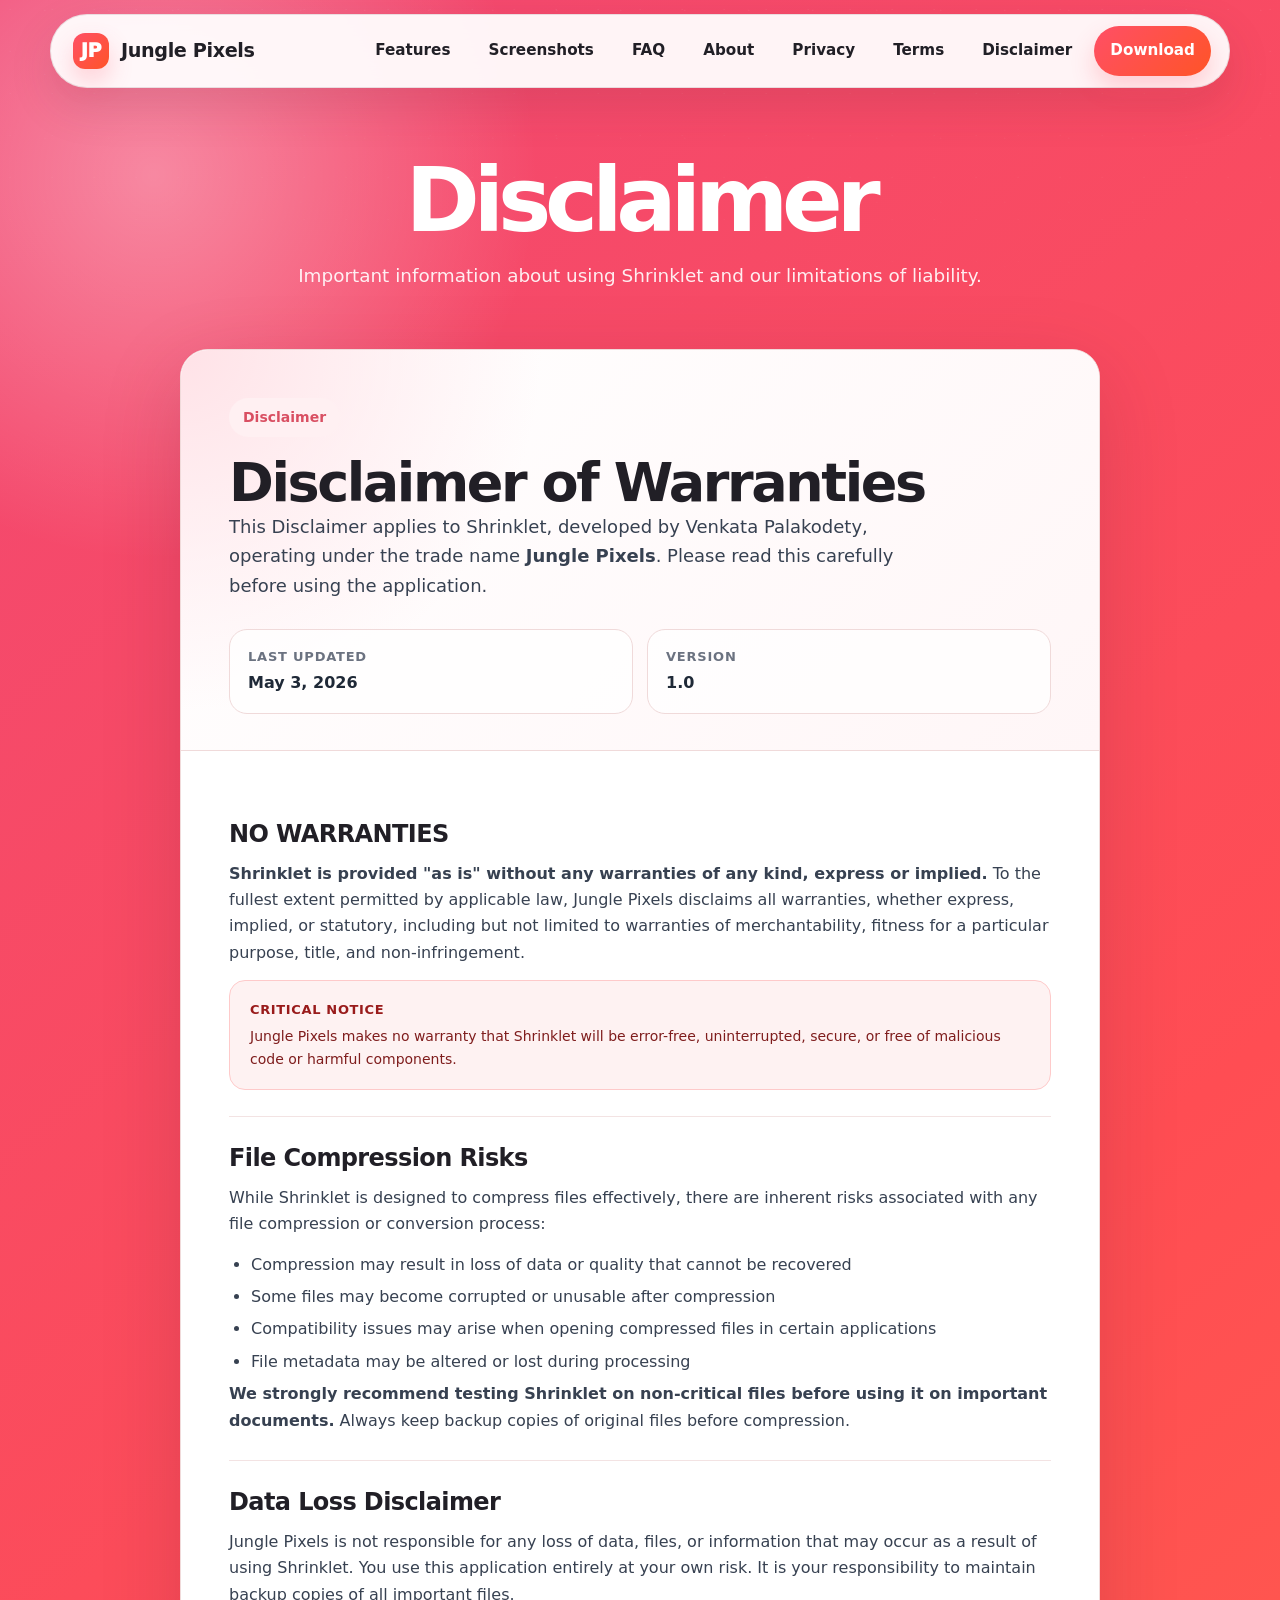
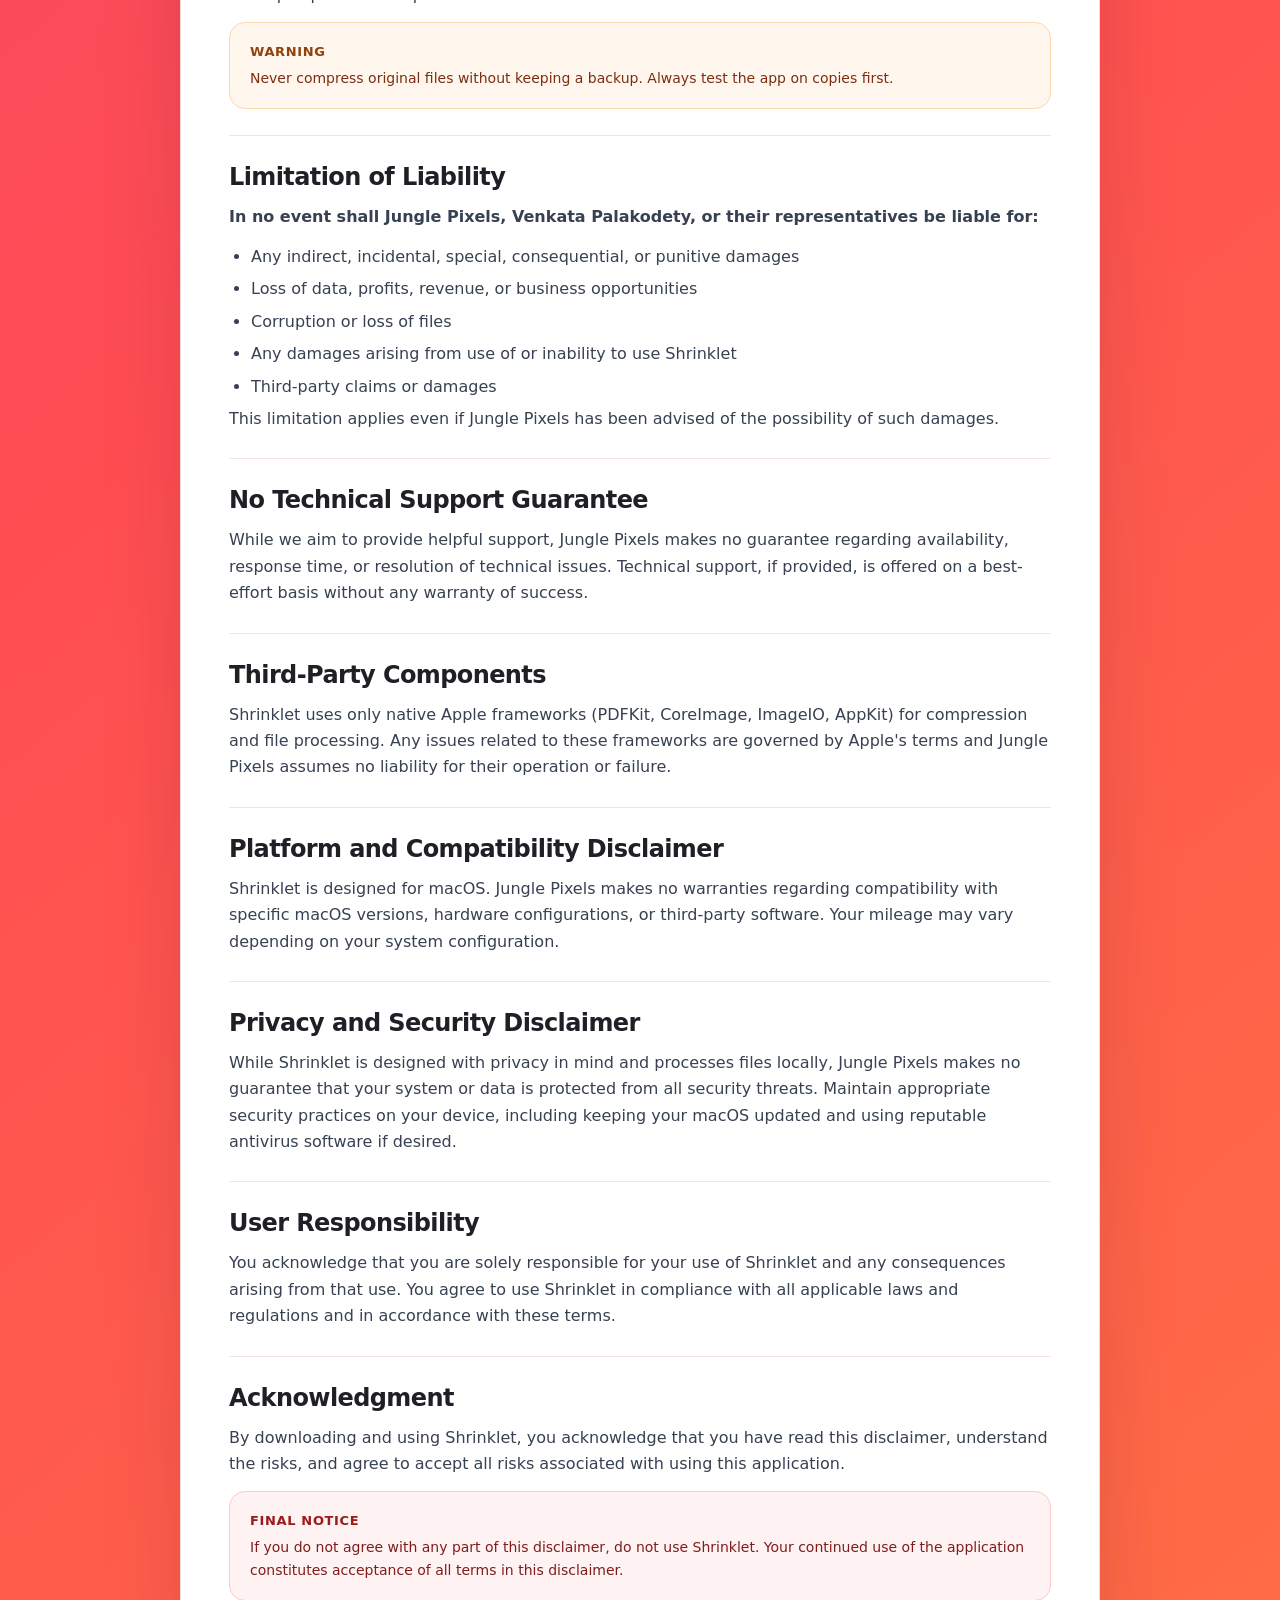
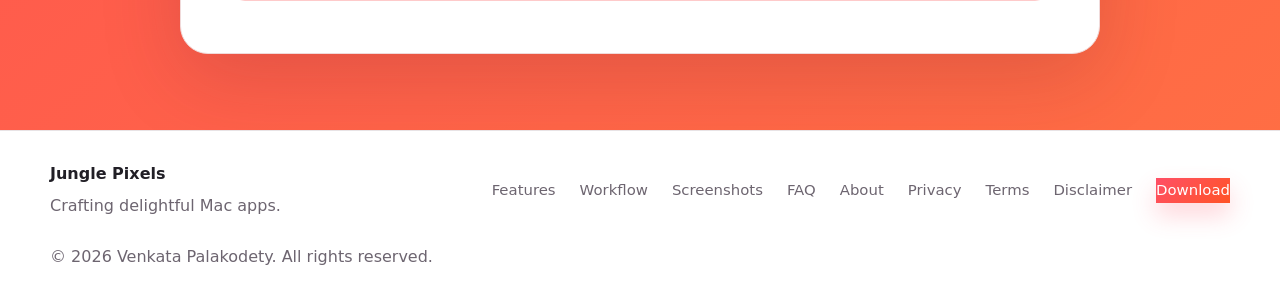
<file: disclaimer.html>
<!DOCTYPE html>
<html lang="en">
<head>
  <meta charset="UTF-8" />
  <meta name="viewport" content="width=device-width, initial-scale=1.0" />
  <title>Disclaimer — Shrinklet</title>
  <meta name="description" content="Disclaimer for Shrinklet." />
  <meta name="theme-color" content="#ff4f66" />
  <style>
    :root {
      --coral: #ff4f66;
      --orange: #ff5427;
      --ink: #211f26;
      --muted: #68626f;
      --line: rgba(80, 45, 55, .13);
      --card: #ffffff;
      --border: #f0dada;
      --accent-dark: #d94f62;
      --soft: #fff0f2;
      --shadow: 0 24px 80px rgba(97, 24, 46, .18);
      --max: 1180px;
    }

    * { box-sizing: border-box; }
    html { scroll-behavior: smooth; }
    body {
      margin: 0;
      font-family: ui-sans-serif, system-ui, -apple-system, BlinkMacSystemFont, "SF Pro Display", "Segoe UI", Roboto, Helvetica, Arial, sans-serif;
      color: var(--ink);
      background:
        radial-gradient(circle at 12% 5%, rgba(255,255,255,.35), transparent 24rem),
        linear-gradient(140deg, #f14874 0%, #ff4d53 46%, #ff7043 100%);
      min-height: 100vh;
      overflow-x: hidden;
      line-height: 1.65;
    }
    body::before {
      content: "";
      position: fixed;
      inset: 0;
      pointer-events: none;
      background-image:
        radial-gradient(circle at 24% 22%, rgba(255,255,255,.20), transparent 1px),
        radial-gradient(circle at 70% 16%, rgba(255,255,255,.18), transparent 1px);
      background-size: 42px 42px, 64px 64px;
      mask-image: linear-gradient(to bottom, black, transparent 48%);
      opacity: .55;
      z-index: -1;
    }

    a { color: inherit; text-decoration: none; }
    .container { width: min(var(--max), calc(100% - 40px)); margin: 0 auto; }
    .glass {
      background: rgba(255, 255, 255, .17);
      border: 1px solid rgba(255, 255, 255, .22);
      box-shadow: 0 18px 70px rgba(128, 32, 45, .18);
      backdrop-filter: blur(18px);
    }

    .nav { position: sticky; top: 14px; z-index: 100; margin-top: 14px; }
    .nav, .nav-inner, .nav-links a, .brand {
      transition: background .28s ease, color .28s ease, box-shadow .28s ease, border-color .28s ease, transform .28s ease;
    }
    .nav-inner {
      height: 74px;
      border-radius: 999px;
      display: flex;
      align-items: center;
      justify-content: space-between;
      padding: 0 18px 0 22px;
      color: #fff;
    }
    .nav.scrolled .nav-inner,
    .nav.privacy-nav .nav-inner {
      color: var(--ink);
      background: rgba(255, 255, 255, .94);
      border-color: rgba(80, 45, 55, .12);
      box-shadow: 0 18px 45px rgba(91, 40, 55, .14);
    }
    .brand {
      display: flex;
      align-items: center;
      gap: 12px;
      font-weight: 850;
      letter-spacing: -.02em;
      font-size: 1.2rem;
    }
    .nav-links { display: flex; align-items: center; gap: 6px; font-size: .95rem; font-weight: 760; }
    .nav-links a { padding: 12px 16px; border-radius: 999px; }
    .nav-links a:hover { background: rgba(255, 79, 102, .10); color: #f43f5e; transform: translateY(-1px); }
    .nav-cta {
      color: #fff;
      background: linear-gradient(135deg, var(--coral), var(--orange));
      box-shadow: 0 12px 24px rgba(255, 79, 102, .24);
    }

    .privacy-hero { color: #fff; padding: 72px 0 34px; text-align: center; }
    .privacy-hero h1 {
      margin: 0;
      font-size: clamp(3rem, 7vw, 6rem);
      line-height: .9;
      letter-spacing: -.07em;
    }
    .privacy-hero p {
      margin: 20px auto 0;
      max-width: 720px;
      color: rgba(255,255,255,.90);
      font-size: 1.15rem;
    }

    .page { width: min(920px, calc(100% - 32px)); margin: 0 auto; padding: 24px 0 76px; }
    .policy-card {
      background: var(--card);
      border: 1px solid var(--border);
      border-radius: 28px;
      box-shadow: var(--shadow);
      overflow: hidden;
    }
    .policy-header {
      padding: 48px 48px 36px;
      background: radial-gradient(circle at top left, #ffe2e7, transparent 36%), linear-gradient(135deg, #fff 0%, #fff6f7 100%);
      border-bottom: 1px solid var(--border);
    }
    .badge {
      display: inline-flex;
      align-items: center;
      gap: 8px;
      padding: 8px 14px;
      border-radius: 999px;
      background: var(--soft);
      color: var(--accent-dark);
      font-weight: 700;
      font-size: 14px;
      margin-bottom: 18px;
    }
    .policy-card h1 { margin: 0; font-size: clamp(34px, 5vw, 54px); line-height: 1.05; letter-spacing: -0.045em; }
    .intro { margin: 20px 0 0; max-width: 720px; color: #6b7280; font-size: 18px; }
    .meta { display: grid; grid-template-columns: repeat(2, minmax(0, 1fr)); gap: 14px; margin-top: 28px; }
    .meta-item { padding: 16px 18px; border: 1px solid var(--border); border-radius: 18px; background: rgba(255, 255, 255, 0.78); }
    .meta-label { display: block; color: #6b7280; font-size: 13px; font-weight: 700; text-transform: uppercase; letter-spacing: 0.06em; margin-bottom: 3px; }
    .meta-value { font-weight: 700; color: #1f2937; word-break: break-word; }
    .policy-card main { padding: 42px 48px 52px; }
    .policy-card section { padding: 26px 0; border-bottom: 1px solid #f3e3e3; }
    .policy-card section:last-child { border-bottom: 0; padding-bottom: 0; }
    .policy-card h2 { margin: 0 0 12px; font-size: 24px; line-height: 1.25; letter-spacing: -0.025em; }
    .policy-card p { margin: 0 0 14px; color: #374151; }
    .policy-card p:last-child { margin-bottom: 0; }
    .policy-card ul { margin: 12px 0 0; padding-left: 22px; color: #374151; }
    .policy-card li { margin: 6px 0; }
    .policy-card a { color: var(--accent-dark); font-weight: 700; }
    .policy-card a:hover { text-decoration: underline; }
    .contact-box { margin-top: 16px; padding: 20px; border-radius: 20px; background: var(--soft); border: 1px solid var(--border); }
    .disclaimer-box {
      margin: 14px 0 0;
      padding: 18px 20px;
      border-radius: 16px;
      background: #fff7ed;
      border: 1px solid #fed7aa;
      color: #7c2d12;
      font-size: 14px;
      line-height: 1.65;
    }
    .disclaimer-box strong { color: #92400e; display: block; margin-bottom: 4px; font-size: 13px; text-transform: uppercase; letter-spacing: 0.05em; }
    .important-box {
      margin: 14px 0 0;
      padding: 18px 20px;
      border-radius: 16px;
      background: #fef2f2;
      border: 1px solid #fecaca;
      color: #7f1d1d;
      font-size: 14px;
      line-height: 1.65;
    }
    .important-box strong { color: #991b1b; display: block; margin-bottom: 4px; font-size: 13px; text-transform: uppercase; letter-spacing: 0.05em; }
    .policy-card .caps { font-size: 13px; line-height: 1.65; color: #374151; }

    footer.site-footer { background:#fff; border-top:1px solid var(--line); padding:30px 0; }
    .footer-row { display:flex; align-items:center; justify-content:space-between; gap:24px; color:#6d6570; flex-wrap:wrap; }
    .footer-brand { display:flex; align-items:center; gap:12px; color:var(--ink); font-weight:900; }
    .footer-links { display:flex; gap:24px; font-size:.93rem; flex-wrap:wrap; }
    .footer-links a:hover { color:#f43f5e; }

    @media (max-width: 720px) {
      .container { width: min(100% - 28px, var(--max)); }
      .nav { top: 8px; margin-top: 8px; }
      .nav-inner { height: auto; border-radius: 26px; padding: 12px; align-items: flex-start; gap: 10px; flex-direction: column; }
      .nav-links { width: 100%; flex-wrap: wrap; gap: 6px; font-size: 0.88rem; }
      .nav-links a { padding: 10px 12px; }
      .privacy-hero { padding: 50px 0 24px; text-align: left; }
      .page { width: min(100% - 20px, 920px); padding: 20px 0 58px; }
      .policy-header, .policy-card main { padding-left: 24px; padding-right: 24px; }
      .policy-header { padding-top: 34px; }
      .meta { grid-template-columns: 1fr; }
      .policy-card main { padding-top: 24px; }
      .footer-row { align-items:flex-start; flex-direction:column; }
    }
    .mark{
      width:36px;height:36px;border-radius:12px;background:linear-gradient(135deg,var(--coral),var(--orange));
      display:grid;place-items:center;color:#fff;font-weight:950;box-shadow:0 12px 24px rgba(255,79,102,.24);
    }
  </style>
</head>
<body>
  <header class="nav privacy-nav container">
    <div class="nav-inner glass">
      <a class="brand" href="/index.html" aria-label="Jungle Pixels home">
        <span class="mark">JP</span><span>Jungle Pixels</span>
      </a>
      <nav class="nav-links" aria-label="Primary navigation">
        <a href="/index.html#features">Features</a>
        <a href="/index.html#screenshots">Screenshots</a>
        <a href="/index.html#faq">FAQ</a>
        <a href="/about.html">About</a>
        <a href="/privacy.html">Privacy</a>
        <a href="/terms-of-use.html">Terms</a>
        <a href="/disclaimer.html">Disclaimer</a>
        <a class="nav-cta" href="/index.html#download">Download</a>
      </nav>
    </div>
  </header>

  <section class="privacy-hero">
    <div class="container">
      <h1>Disclaimer</h1>
      <p>Important information about using Shrinklet and our limitations of liability.</p>
    </div>
  </section>

  <div class="page">
    <article class="policy-card">

      <header class="policy-header">
        <div class="badge">Disclaimer</div>
        <h1>Disclaimer of Warranties</h1>
        <p class="intro">
          This Disclaimer applies to Shrinklet, developed by Venkata Palakodety, operating under the trade name <strong>Jungle Pixels</strong>. Please read this carefully before using the application.
        </p>
        <div class="meta">
          <div class="meta-item">
            <span class="meta-label">Last Updated</span>
            <span class="meta-value">May 3, 2026</span>
          </div>
          <div class="meta-item">
            <span class="meta-label">Version</span>
            <span class="meta-value">1.0</span>
          </div>
        </div>
      </header>

      <main>
        <section>
          <h2>NO WARRANTIES</h2>
          <p><strong>Shrinklet is provided "as is" without any warranties of any kind, express or implied.</strong> To the fullest extent permitted by applicable law, Jungle Pixels disclaims all warranties, whether express, implied, or statutory, including but not limited to warranties of merchantability, fitness for a particular purpose, title, and non-infringement.</p>
          <div class="important-box">
            <strong>Critical Notice</strong>
            Jungle Pixels makes no warranty that Shrinklet will be error-free, uninterrupted, secure, or free of malicious code or harmful components.
          </div>
        </section>

        <section>
          <h2>File Compression Risks</h2>
          <p>While Shrinklet is designed to compress files effectively, there are inherent risks associated with any file compression or conversion process:</p>
          <ul>
            <li>Compression may result in loss of data or quality that cannot be recovered</li>
            <li>Some files may become corrupted or unusable after compression</li>
            <li>Compatibility issues may arise when opening compressed files in certain applications</li>
            <li>File metadata may be altered or lost during processing</li>
          </ul>
          <p><strong>We strongly recommend testing Shrinklet on non-critical files before using it on important documents.</strong> Always keep backup copies of original files before compression.</p>
        </section>

        <section>
          <h2>Data Loss Disclaimer</h2>
          <p>Jungle Pixels is not responsible for any loss of data, files, or information that may occur as a result of using Shrinklet. You use this application entirely at your own risk. It is your responsibility to maintain backup copies of all important files.</p>
          <div class="disclaimer-box">
            <strong>Warning</strong>
            Never compress original files without keeping a backup. Always test the app on copies first.
          </div>
        </section>

        <section>
          <h2>Limitation of Liability</h2>
          <p><strong>In no event shall Jungle Pixels, Venkata Palakodety, or their representatives be liable for:</strong></p>
          <ul>
            <li>Any indirect, incidental, special, consequential, or punitive damages</li>
            <li>Loss of data, profits, revenue, or business opportunities</li>
            <li>Corruption or loss of files</li>
            <li>Any damages arising from use of or inability to use Shrinklet</li>
            <li>Third-party claims or damages</li>
          </ul>
          <p>This limitation applies even if Jungle Pixels has been advised of the possibility of such damages.</p>
        </section>

        <section>
          <h2>No Technical Support Guarantee</h2>
          <p>While we aim to provide helpful support, Jungle Pixels makes no guarantee regarding availability, response time, or resolution of technical issues. Technical support, if provided, is offered on a best-effort basis without any warranty of success.</p>
        </section>

        <section>
          <h2>Third-Party Components</h2>
          <p>Shrinklet uses only native Apple frameworks (PDFKit, CoreImage, ImageIO, AppKit) for compression and file processing. Any issues related to these frameworks are governed by Apple's terms and Jungle Pixels assumes no liability for their operation or failure.</p>
        </section>

        <section>
          <h2>Platform and Compatibility Disclaimer</h2>
          <p>Shrinklet is designed for macOS. Jungle Pixels makes no warranties regarding compatibility with specific macOS versions, hardware configurations, or third-party software. Your mileage may vary depending on your system configuration.</p>
        </section>

        <section>
          <h2>Privacy and Security Disclaimer</h2>
          <p>While Shrinklet is designed with privacy in mind and processes files locally, Jungle Pixels makes no guarantee that your system or data is protected from all security threats. Maintain appropriate security practices on your device, including keeping your macOS updated and using reputable antivirus software if desired.</p>
        </section>

        <section>
          <h2>User Responsibility</h2>
          <p>You acknowledge that you are solely responsible for your use of Shrinklet and any consequences arising from that use. You agree to use Shrinklet in compliance with all applicable laws and regulations and in accordance with these terms.</p>
        </section>

        <section>
          <h2>Acknowledgment</h2>
          <p>By downloading and using Shrinklet, you acknowledge that you have read this disclaimer, understand the risks, and agree to accept all risks associated with using this application.</p>
          <div class="important-box">
            <strong>Final Notice</strong>
            If you do not agree with any part of this disclaimer, do not use Shrinklet. Your continued use of the application constitutes acceptance of all terms in this disclaimer.
          </div>
        </section>
      </main>

    </article>
  </div>

  <footer class="site-footer">
    <div class="container footer-row">
      <div>
        <div class="footer-brand"><span>Jungle Pixels</span></div>
        <div style="margin-top:6px">Crafting delightful Mac apps.</div>
      </div>
      <nav class="footer-links" aria-label="Footer navigation">
        <a href="/index.html#features">Features</a>
        <a href="/index.html#workflow">Workflow</a>
        <a href="/index.html#screenshots">Screenshots</a>
        <a href="/index.html#faq">FAQ</a>
        <a href="/about.html">About</a>
        <a href="/privacy.html">Privacy</a>
        <a href="/terms-of-use.html">Terms</a>
        <a href="/disclaimer.html">Disclaimer</a>
        <a class="nav-cta" href="/index.html#download">Download</a>
      </nav>
      <div>© 2026 Venkata Palakodety. All rights reserved.</div>
    </div>
  </footer>

  <script>
    const siteHeader = document.querySelector('.nav');
    const updateHeaderState = () => {
      if (!siteHeader) return;
      siteHeader.classList.toggle('scrolled', window.scrollY > 48);
    };
    updateHeaderState();
    window.addEventListener('scroll', updateHeaderState, { passive: true });
  </script>
</body>
</html>
</file>
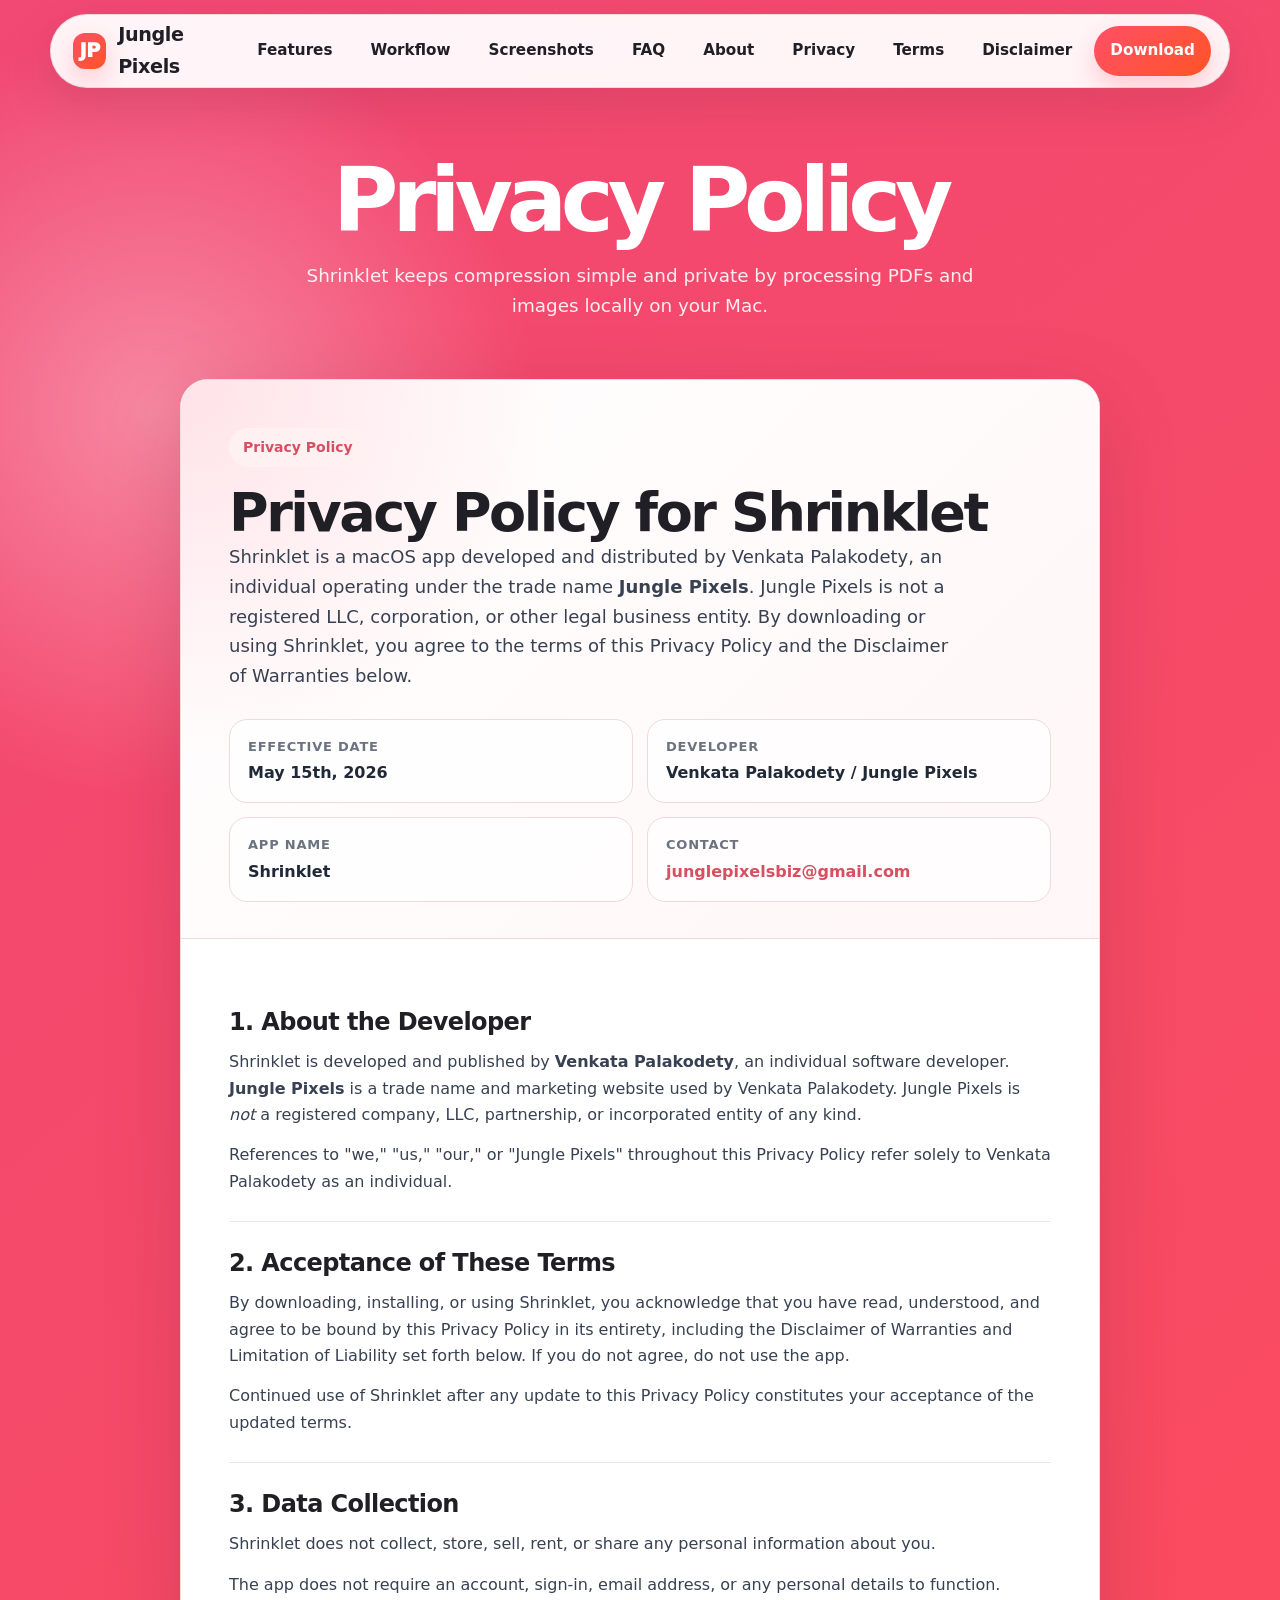
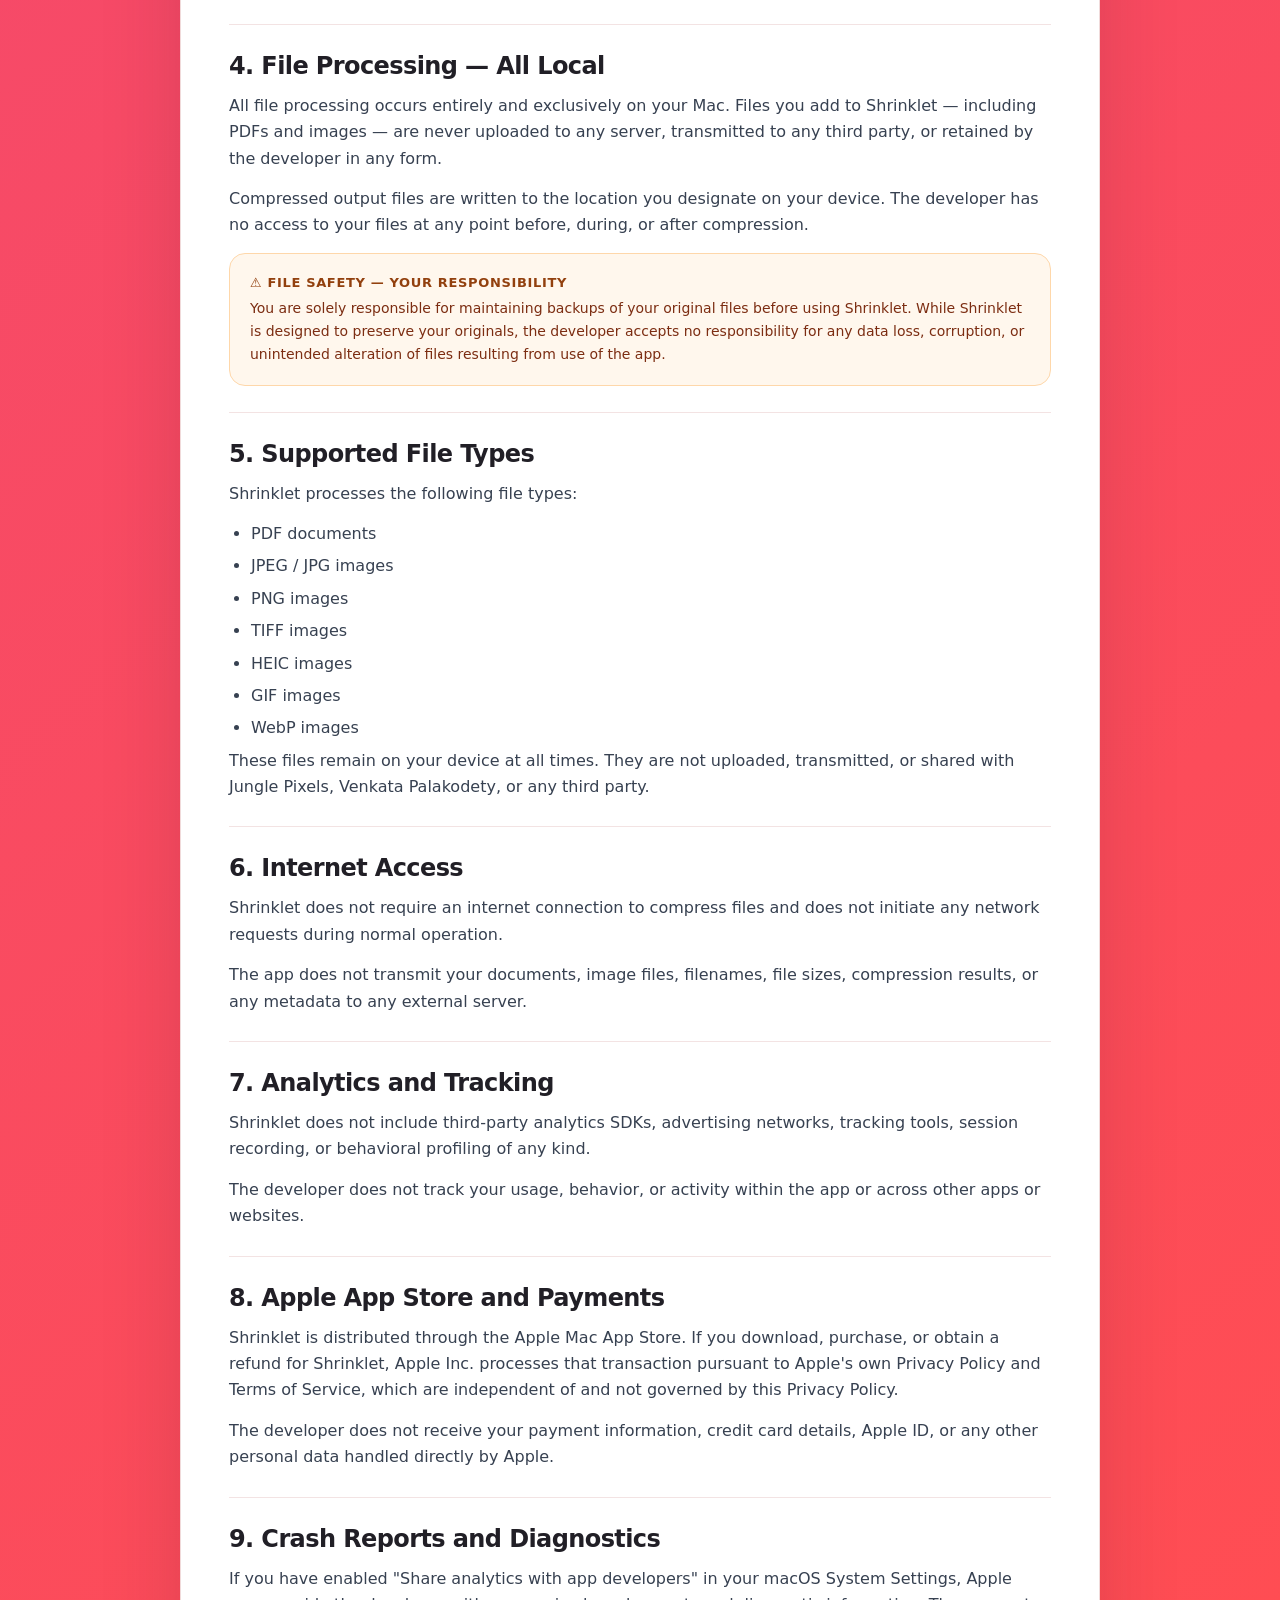
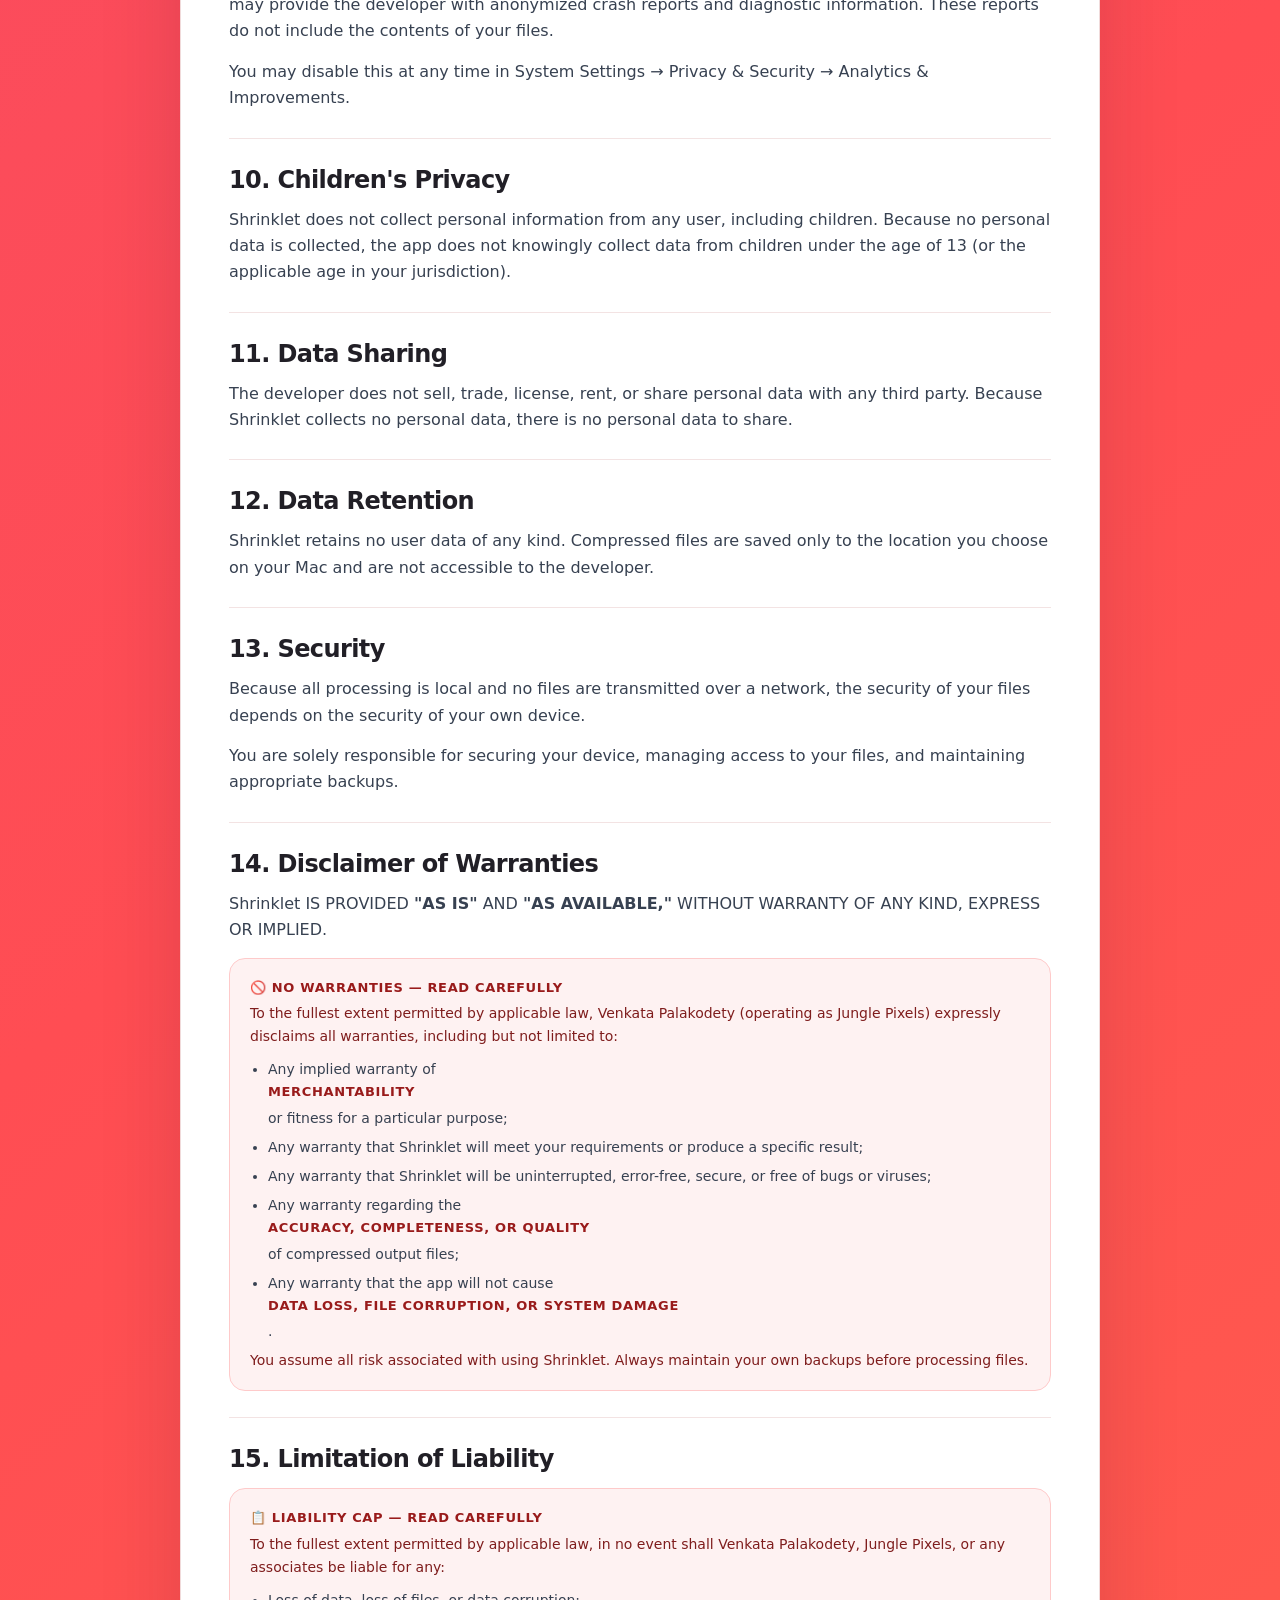
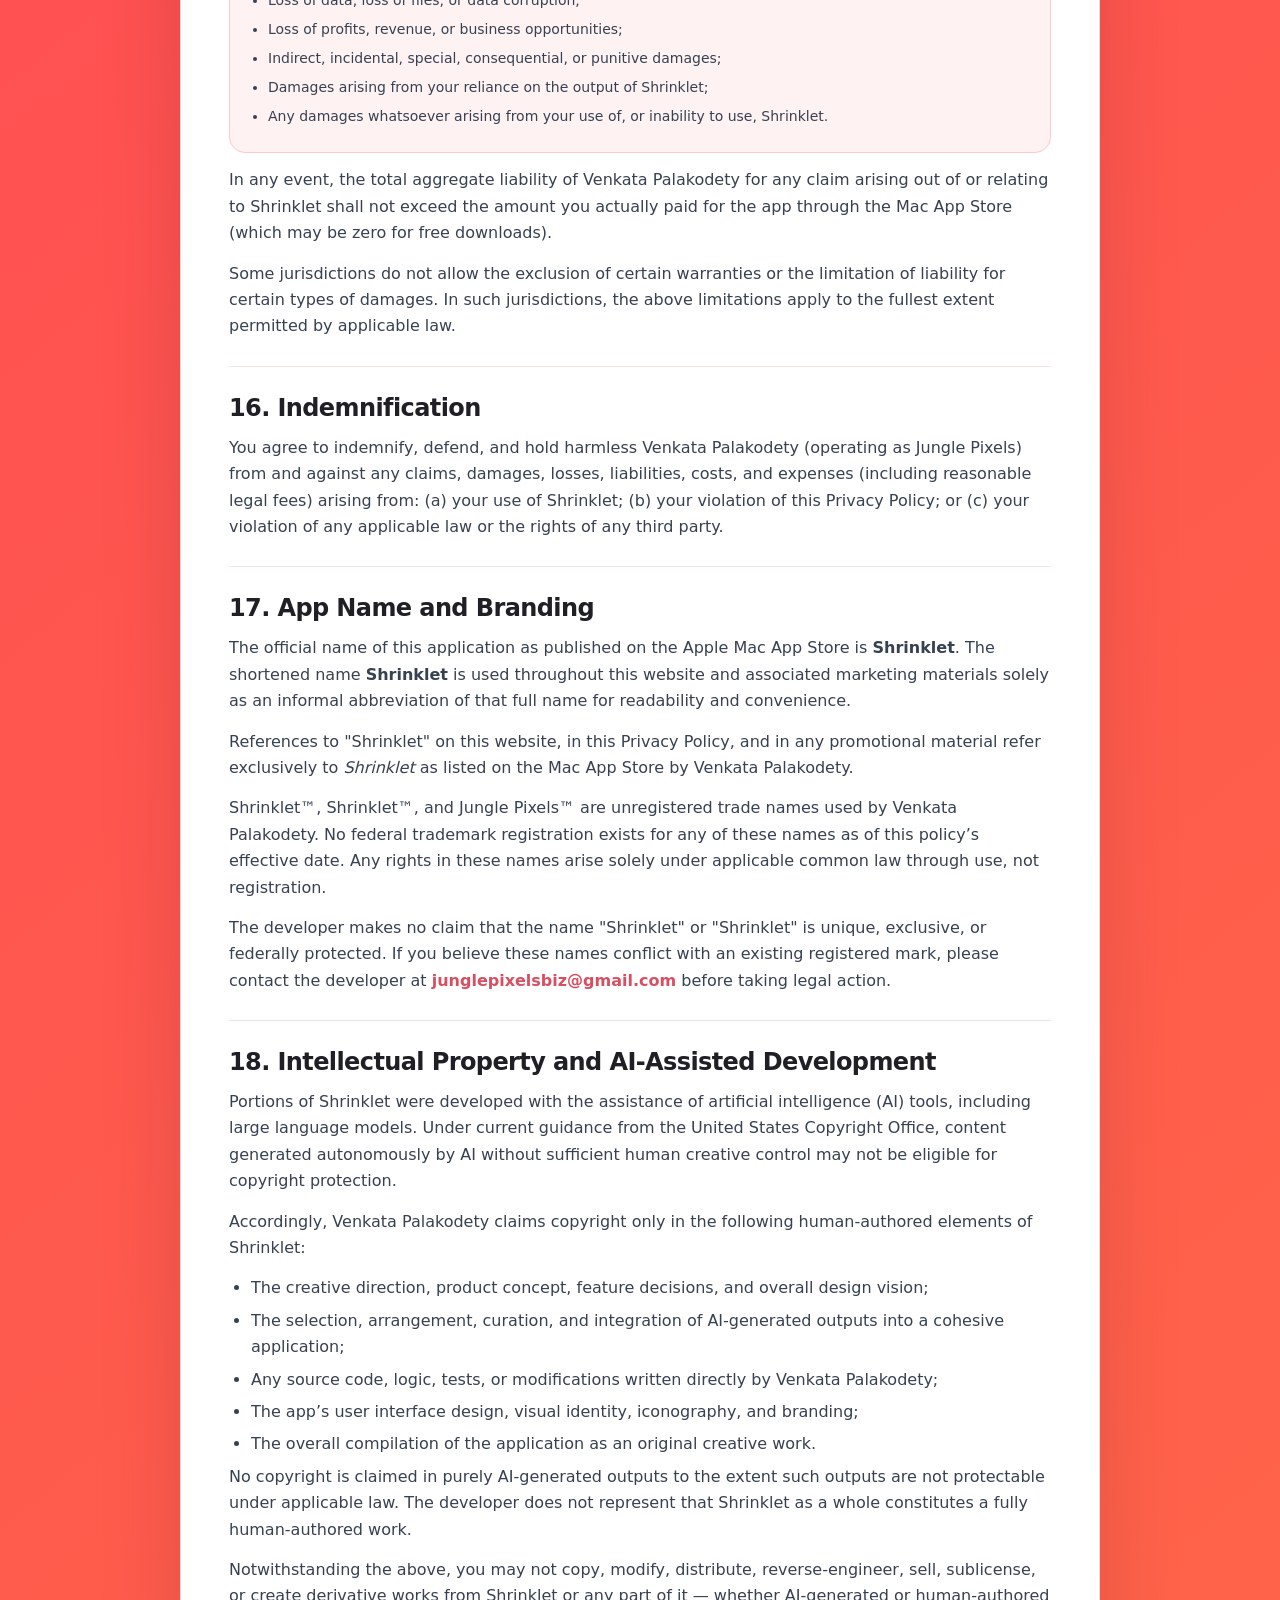
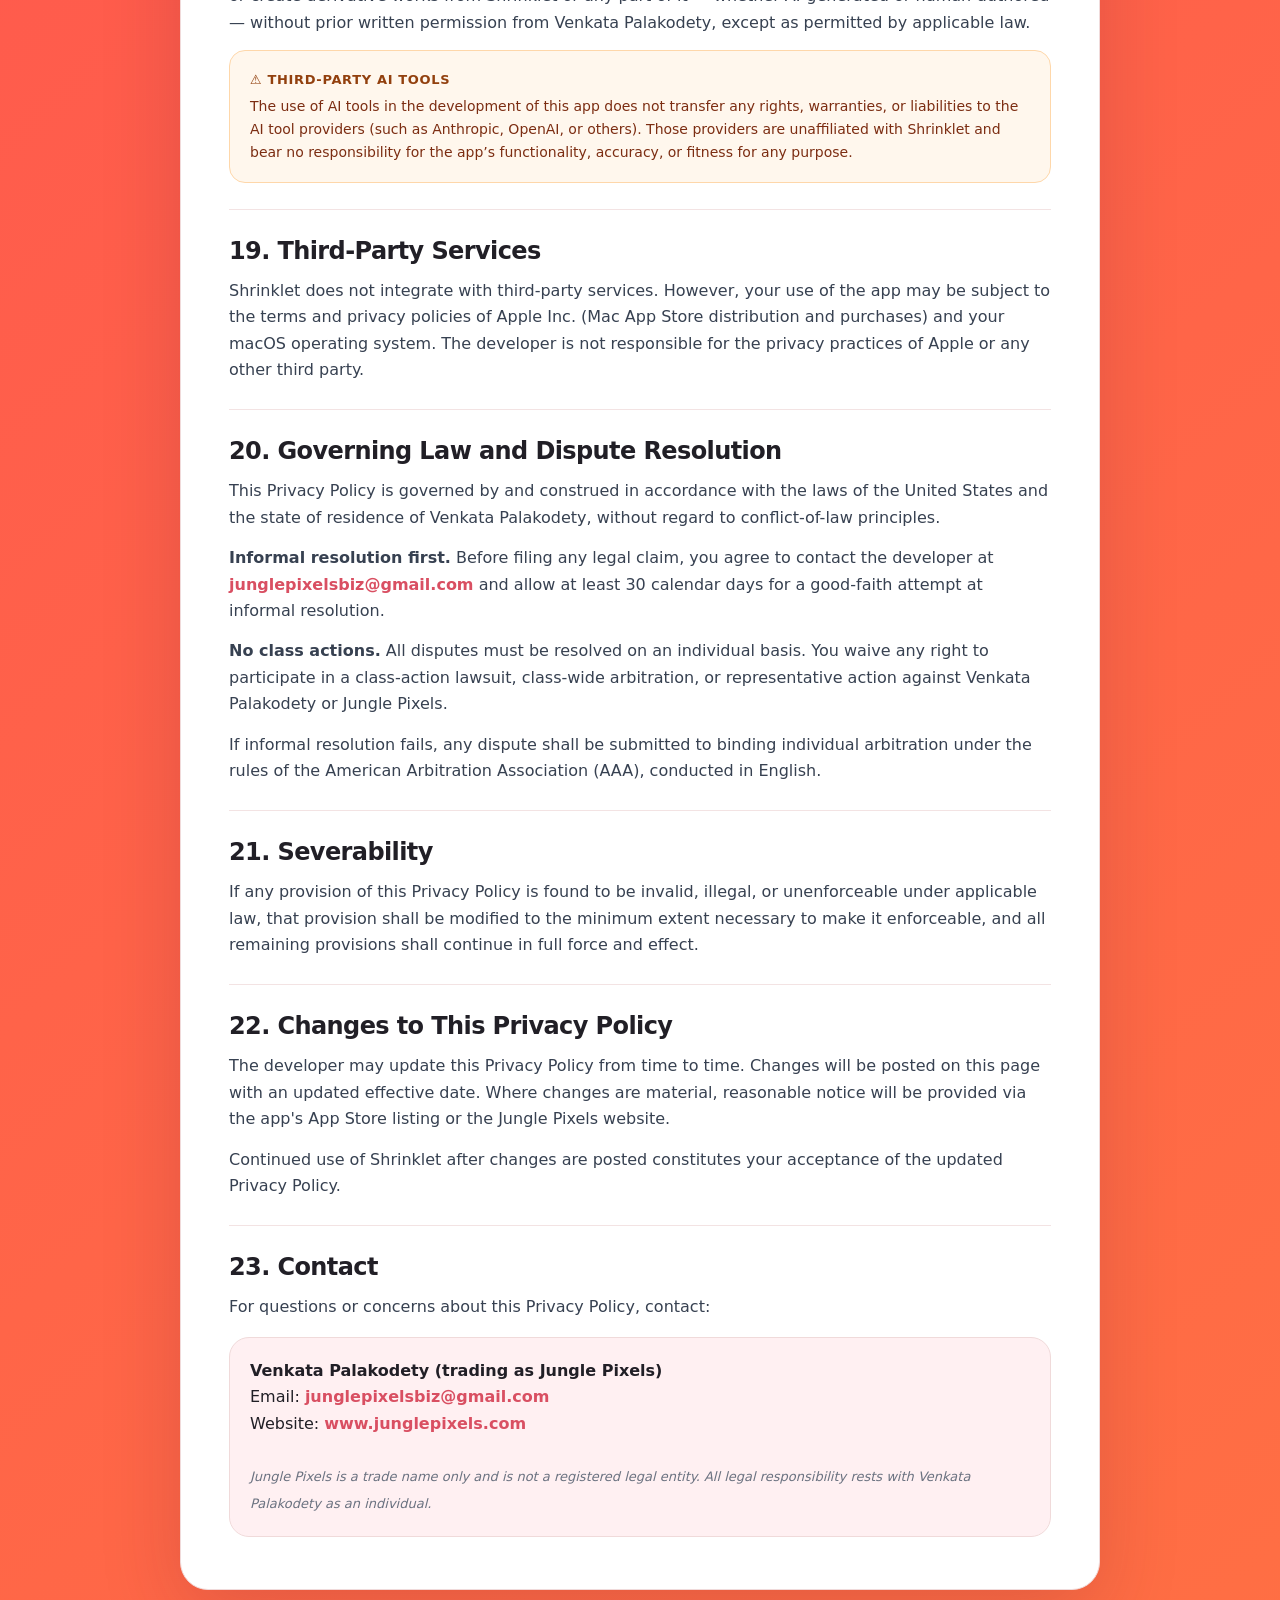
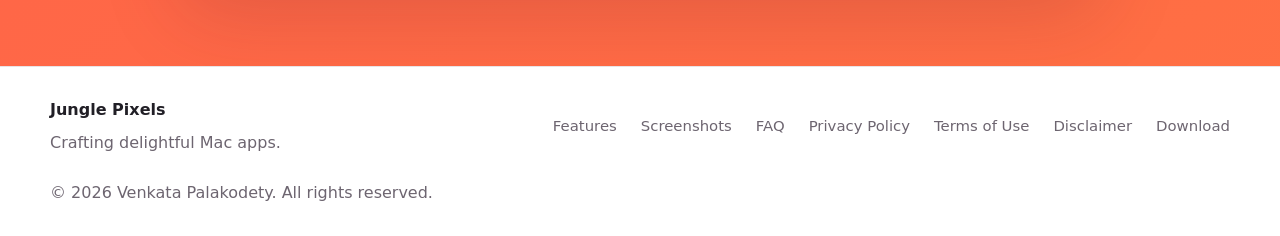
<file: privacy.html>
<!DOCTYPE html>
<html lang="en">
<head>
  <meta charset="UTF-8" />
  <meta name="viewport" content="width=device-width, initial-scale=1.0" />
  <title>Privacy Policy — Shrinklet</title>
  <meta name="description" content="Privacy Policy for Shrinklet" />
  <meta name="theme-color" content="#ff4f66" />
  <style>
    :root {
      --coral: #ff4f66;
      --orange: #ff5427;
      --ink: #211f26;
      --muted: #68626f;
      --line: rgba(80, 45, 55, .13);
      --card: #ffffff;
      --border: #f0dada;
      --accent-dark: #d94f62;
      --soft: #fff0f2;
      --shadow: 0 24px 80px rgba(97, 24, 46, .18);
      --max: 1180px;
    }

    * { box-sizing: border-box; }
    html { scroll-behavior: smooth; }
    body {
      margin: 0;
      font-family: ui-sans-serif, system-ui, -apple-system, BlinkMacSystemFont, "SF Pro Display", "Segoe UI", Roboto, Helvetica, Arial, sans-serif;
      color: var(--ink);
      background:
        radial-gradient(circle at 12% 5%, rgba(255,255,255,.35), transparent 24rem),
        linear-gradient(140deg, #f14874 0%, #ff4d53 46%, #ff7043 100%);
      min-height: 100vh;
      overflow-x: hidden;
      line-height: 1.65;
    }
    body::before {
      content: "";
      position: fixed;
      inset: 0;
      pointer-events: none;
      background-image:
        radial-gradient(circle at 24% 22%, rgba(255,255,255,.20), transparent 1px),
        radial-gradient(circle at 70% 16%, rgba(255,255,255,.18), transparent 1px);
      background-size: 42px 42px, 64px 64px;
      mask-image: linear-gradient(to bottom, black, transparent 48%);
      opacity: .55;
      z-index: -1;
    }

    a { color: inherit; text-decoration: none; }
    .container { width: min(var(--max), calc(100% - 40px)); margin: 0 auto; }
    .glass {
      background: rgba(255, 255, 255, .17);
      border: 1px solid rgba(255, 255, 255, .22);
      box-shadow: 0 18px 70px rgba(128, 32, 45, .18);
      backdrop-filter: blur(18px);
    }

    .nav { position: sticky; top: 14px; z-index: 100; margin-top: 14px; }
    .nav, .nav-inner, .nav-links a, .brand {
      transition: background .28s ease, color .28s ease, box-shadow .28s ease, border-color .28s ease, transform .28s ease;
    }
    .nav-inner {
      height: 74px;
      border-radius: 999px;
      display: flex;
      align-items: center;
      justify-content: space-between;
      padding: 0 18px 0 22px;
      color: #fff;
    }
    .nav.scrolled .nav-inner,
    .nav.privacy-nav .nav-inner {
      color: var(--ink);
      background: rgba(255, 255, 255, .94);
      border-color: rgba(80, 45, 55, .12);
      box-shadow: 0 18px 45px rgba(91, 40, 55, .14);
    }
    .brand {
      display: flex;
      align-items: center;
      gap: 12px;
      font-weight: 850;
      letter-spacing: -.02em;
      font-size: 1.2rem;
    }
    .nav-links { display: flex; align-items: center; gap: 6px; font-size: .95rem; font-weight: 760; }
    .nav-links a { padding: 12px 16px; border-radius: 999px; }
    .nav-links a:hover { background: rgba(255, 79, 102, .10); color: #f43f5e; transform: translateY(-1px); }
    .nav-cta {
      color: #fff;
      background: linear-gradient(135deg, var(--coral), var(--orange));
      box-shadow: 0 12px 24px rgba(255, 79, 102, .24);
    }

    .privacy-hero { color: #fff; padding: 72px 0 34px; text-align: center; }
    .privacy-hero h1 {
      margin: 0;
      font-size: clamp(3rem, 7vw, 6rem);
      line-height: .9;
      letter-spacing: -.07em;
    }
    .privacy-hero p {
      margin: 20px auto 0;
      max-width: 720px;
      color: rgba(255,255,255,.90);
      font-size: 1.15rem;
    }

    .page { width: min(920px, calc(100% - 32px)); margin: 0 auto; padding: 24px 0 76px; }
    .policy-card {
      background: var(--card);
      border: 1px solid var(--border);
      border-radius: 28px;
      box-shadow: var(--shadow);
      overflow: hidden;
    }
    .policy-header {
      padding: 48px 48px 36px;
      background: radial-gradient(circle at top left, #ffe2e7, transparent 36%), linear-gradient(135deg, #fff 0%, #fff6f7 100%);
      border-bottom: 1px solid var(--border);
    }
    .badge {
      display: inline-flex;
      align-items: center;
      gap: 8px;
      padding: 8px 14px;
      border-radius: 999px;
      background: var(--soft);
      color: var(--accent-dark);
      font-weight: 700;
      font-size: 14px;
      margin-bottom: 18px;
    }
    .policy-card h1 { margin: 0; font-size: clamp(34px, 5vw, 54px); line-height: 1.05; letter-spacing: -0.045em; }
    .intro { margin: 20px 0 0; max-width: 720px; color: #6b7280; font-size: 18px; }
    .meta { display: grid; grid-template-columns: repeat(2, minmax(0, 1fr)); gap: 14px; margin-top: 28px; }
    .meta-item { padding: 16px 18px; border: 1px solid var(--border); border-radius: 18px; background: rgba(255, 255, 255, 0.78); }
    .meta-label { display: block; color: #6b7280; font-size: 13px; font-weight: 700; text-transform: uppercase; letter-spacing: 0.06em; margin-bottom: 3px; }
    .meta-value { font-weight: 700; color: #1f2937; word-break: break-word; }
    .policy-card main { padding: 42px 48px 52px; }
    .policy-card section { padding: 26px 0; border-bottom: 1px solid #f3e3e3; }
    .policy-card section:last-child { border-bottom: 0; padding-bottom: 0; }
    .policy-card h2 { margin: 0 0 12px; font-size: 24px; line-height: 1.25; letter-spacing: -0.025em; }
    .policy-card p { margin: 0 0 14px; color: #374151; }
    .policy-card p:last-child { margin-bottom: 0; }
    .policy-card ul { margin: 12px 0 0; padding-left: 22px; color: #374151; }
    .policy-card li { margin: 6px 0; }
    .policy-card a { color: var(--accent-dark); font-weight: 700; }
    .policy-card a:hover { text-decoration: underline; }
    .contact-box { margin-top: 16px; padding: 20px; border-radius: 20px; background: var(--soft); border: 1px solid var(--border); }
    .disclaimer-box {
      margin: 14px 0 0;
      padding: 18px 20px;
      border-radius: 16px;
      background: #fff7ed;
      border: 1px solid #fed7aa;
      color: #7c2d12;
      font-size: 14px;
      line-height: 1.65;
    }
    .disclaimer-box strong { color: #92400e; display: block; margin-bottom: 4px; font-size: 13px; text-transform: uppercase; letter-spacing: 0.05em; }
    .important-box {
      margin: 14px 0 0;
      padding: 18px 20px;
      border-radius: 16px;
      background: #fef2f2;
      border: 1px solid #fecaca;
      color: #7f1d1d;
      font-size: 14px;
      line-height: 1.65;
    }
    .important-box strong { color: #991b1b; display: block; margin-bottom: 4px; font-size: 13px; text-transform: uppercase; letter-spacing: 0.05em; }
    .policy-card .caps { font-size: 13px; line-height: 1.65; color: #374151; }

    footer.site-footer { background:#fff; border-top:1px solid var(--line); padding:30px 0; }
    .footer-row { display:flex; align-items:center; justify-content:space-between; gap:24px; color:#6d6570; flex-wrap:wrap; }
    .footer-brand { display:flex; align-items:center; gap:12px; color:var(--ink); font-weight:900; }
    .footer-links { display:flex; gap:24px; font-size:.93rem; flex-wrap:wrap; }
    .footer-links a:hover { color:#f43f5e; }

    @media (max-width: 720px) {
      .container { width: min(100% - 28px, var(--max)); }
      .nav { top: 8px; margin-top: 8px; }
      .nav-inner { height: auto; border-radius: 26px; padding: 12px; align-items: flex-start; gap: 10px; flex-direction: column; }
      .nav-links { width: 100%; flex-wrap: wrap; gap: 6px; font-size: 0.88rem; }
      .nav-links a { padding: 10px 12px; }
      .privacy-hero { padding: 50px 0 24px; text-align: left; }
      .page { width: min(100% - 20px, 920px); padding: 20px 0 58px; }
      .policy-header, .policy-card main { padding-left: 24px; padding-right: 24px; }
      .policy-header { padding-top: 34px; }
      .meta { grid-template-columns: 1fr; }
      .policy-card main { padding-top: 24px; }
      .footer-row { align-items:flex-start; flex-direction:column; }
    }
    .mark{
      width:36px;height:36px;border-radius:12px;background:linear-gradient(135deg,var(--coral),var(--orange));
      display:grid;place-items:center;color:#fff;font-weight:950;box-shadow:0 12px 24px rgba(255,79,102,.24);
    }
  </style>
</head>
<body>
  <header class="nav privacy-nav container">
    <div class="nav-inner glass">
      <a class="brand" href="/index.html" aria-label="Jungle Pixels home">
        <span class="mark">JP</span><span>Jungle Pixels</span>
      </a>
      <nav class="nav-links" aria-label="Primary navigation">
        <a href="/index.html#features">Features</a>
        <a href="/index.html#workflow">Workflow</a>
        <a href="/index.html#screenshots">Screenshots</a>
        <a href="/index.html#faq">FAQ</a>
        <a href="/about.html">About</a>
        <a href="/privacy.html">Privacy</a>
        <a href="/terms-of-use.html">Terms</a>
        <a href="/disclaimer.html">Disclaimer</a>
        <a class="nav-cta" href="/index.html#download">Download</a>
      </nav>
    </div>
  </header>

  <section class="privacy-hero">
    <div class="container">
      <h1>Privacy Policy</h1>
      <p>Shrinklet keeps compression simple and private by processing PDFs and images locally on your Mac.</p>
    </div>
  </section>

  <div class="page">
    <article class="policy-card">

      <header class="policy-header">
        <div class="badge">Privacy Policy</div>
        <h1>Privacy Policy for Shrinklet</h1>
        <p class="intro">
          Shrinklet is a macOS app developed and distributed by Venkata Palakodety, an individual operating under the trade name <strong>Jungle Pixels</strong>. Jungle Pixels is not a registered LLC, corporation, or other legal business entity. By downloading or using Shrinklet, you agree to the terms of this Privacy Policy and the Disclaimer of Warranties below.
        </p>

        <div class="meta" aria-label="Policy details">
          <div class="meta-item">
            <span class="meta-label">Effective Date</span>
            <span class="meta-value">May 15th, 2026</span>
          </div>
          <div class="meta-item">
            <span class="meta-label">Developer</span>
            <span class="meta-value">Venkata Palakodety / Jungle Pixels</span>
          </div>
          <div class="meta-item">
            <span class="meta-label">App Name</span>
            <span class="meta-value">Shrinklet</span>
          </div>
          <div class="meta-item">
            <span class="meta-label">Contact</span>
            <span class="meta-value"><a href="mailto:junglepixelsbiz@gmail.com">junglepixelsbiz@gmail.com</a></span>
          </div>
        </div>
      </header>

      <main>

        <section>
          <h2>1. About the Developer</h2>
          <p>Shrinklet is developed and published by <strong>Venkata Palakodety</strong>, an individual software developer. <strong>Jungle Pixels</strong> is a trade name and marketing website used by Venkata Palakodety. Jungle Pixels is <em>not</em> a registered company, LLC, partnership, or incorporated entity of any kind.</p>
          <p>References to "we," "us," "our," or "Jungle Pixels" throughout this Privacy Policy refer solely to Venkata Palakodety as an individual.</p>
        </section>

        <section>
          <h2>2. Acceptance of These Terms</h2>
          <p>By downloading, installing, or using Shrinklet, you acknowledge that you have read, understood, and agree to be bound by this Privacy Policy in its entirety, including the Disclaimer of Warranties and Limitation of Liability set forth below. If you do not agree, do not use the app.</p>
          <p>Continued use of Shrinklet after any update to this Privacy Policy constitutes your acceptance of the updated terms.</p>
        </section>

        <section>
          <h2>3. Data Collection</h2>
          <p>Shrinklet does not collect, store, sell, rent, or share any personal information about you.</p>
          <p>The app does not require an account, sign-in, email address, or any personal details to function.</p>
        </section>

        <section>
          <h2>4. File Processing — All Local</h2>
          <p>All file processing occurs entirely and exclusively on your Mac. Files you add to Shrinklet — including PDFs and images — are never uploaded to any server, transmitted to any third party, or retained by the developer in any form.</p>
          <p>Compressed output files are written to the location you designate on your device. The developer has no access to your files at any point before, during, or after compression.</p>
          <div class="disclaimer-box">
            <strong>&#9888;&#65039; File Safety — Your Responsibility</strong>
            You are solely responsible for maintaining backups of your original files before using Shrinklet. While Shrinklet is designed to preserve your originals, the developer accepts no responsibility for any data loss, corruption, or unintended alteration of files resulting from use of the app.
          </div>
        </section>

        <section>
          <h2>5. Supported File Types</h2>
          <p>Shrinklet processes the following file types:</p>
          <ul>
            <li>PDF documents</li>
            <li>JPEG / JPG images</li>
            <li>PNG images</li>
            <li>TIFF images</li>
            <li>HEIC images</li>
            <li>GIF images</li>
            <li>WebP images</li>
          </ul>
          <p>These files remain on your device at all times. They are not uploaded, transmitted, or shared with Jungle Pixels, Venkata Palakodety, or any third party.</p>
        </section>

        <section>
          <h2>6. Internet Access</h2>
          <p>Shrinklet does not require an internet connection to compress files and does not initiate any network requests during normal operation.</p>
          <p>The app does not transmit your documents, image files, filenames, file sizes, compression results, or any metadata to any external server.</p>
        </section>

        <section>
          <h2>7. Analytics and Tracking</h2>
          <p>Shrinklet does not include third-party analytics SDKs, advertising networks, tracking tools, session recording, or behavioral profiling of any kind.</p>
          <p>The developer does not track your usage, behavior, or activity within the app or across other apps or websites.</p>
        </section>

        <section>
          <h2>8. Apple App Store and Payments</h2>
          <p>Shrinklet is distributed through the Apple Mac App Store. If you download, purchase, or obtain a refund for Shrinklet, Apple Inc. processes that transaction pursuant to Apple's own Privacy Policy and Terms of Service, which are independent of and not governed by this Privacy Policy.</p>
          <p>The developer does not receive your payment information, credit card details, Apple ID, or any other personal data handled directly by Apple.</p>
        </section>

        <section>
          <h2>9. Crash Reports and Diagnostics</h2>
          <p>If you have enabled "Share analytics with app developers" in your macOS System Settings, Apple may provide the developer with anonymized crash reports and diagnostic information. These reports do not include the contents of your files.</p>
          <p>You may disable this at any time in System Settings &#8594; Privacy &amp; Security &#8594; Analytics &amp; Improvements.</p>
        </section>

        <section>
          <h2>10. Children's Privacy</h2>
          <p>Shrinklet does not collect personal information from any user, including children. Because no personal data is collected, the app does not knowingly collect data from children under the age of 13 (or the applicable age in your jurisdiction).</p>
        </section>

        <section>
          <h2>11. Data Sharing</h2>
          <p>The developer does not sell, trade, license, rent, or share personal data with any third party. Because Shrinklet collects no personal data, there is no personal data to share.</p>
        </section>

        <section>
          <h2>12. Data Retention</h2>
          <p>Shrinklet retains no user data of any kind. Compressed files are saved only to the location you choose on your Mac and are not accessible to the developer.</p>
        </section>

        <section>
          <h2>13. Security</h2>
          <p>Because all processing is local and no files are transmitted over a network, the security of your files depends on the security of your own device.</p>
          <p>You are solely responsible for securing your device, managing access to your files, and maintaining appropriate backups.</p>
        </section>

        <section>
          <h2>14. Disclaimer of Warranties</h2>
          <p>Shrinklet IS PROVIDED <strong>"AS IS"</strong> AND <strong>"AS AVAILABLE,"</strong> WITHOUT WARRANTY OF ANY KIND, EXPRESS OR IMPLIED.</p>
          <div class="important-box">
            <strong>&#128683; No Warranties — Read Carefully</strong>
            To the fullest extent permitted by applicable law, Venkata Palakodety (operating as Jungle Pixels) expressly disclaims all warranties, including but not limited to:
            <ul style="margin-top:10px; padding-left:18px;">
              <li>Any implied warranty of <strong>merchantability</strong> or fitness for a particular purpose;</li>
              <li>Any warranty that Shrinklet will meet your requirements or produce a specific result;</li>
              <li>Any warranty that Shrinklet will be uninterrupted, error-free, secure, or free of bugs or viruses;</li>
              <li>Any warranty regarding the <strong>accuracy, completeness, or quality</strong> of compressed output files;</li>
              <li>Any warranty that the app will not cause <strong>data loss, file corruption, or system damage</strong>.</li>
            </ul>
            You assume all risk associated with using Shrinklet. Always maintain your own backups before processing files.
          </div>
        </section>

        <section>
          <h2>15. Limitation of Liability</h2>
          <div class="important-box">
            <strong>&#128203; Liability Cap — Read Carefully</strong>
            To the fullest extent permitted by applicable law, in no event shall Venkata Palakodety, Jungle Pixels, or any associates be liable for any:
            <ul style="margin-top:10px; padding-left:18px;">
              <li>Loss of data, loss of files, or data corruption;</li>
              <li>Loss of profits, revenue, or business opportunities;</li>
              <li>Indirect, incidental, special, consequential, or punitive damages;</li>
              <li>Damages arising from your reliance on the output of Shrinklet;</li>
              <li>Any damages whatsoever arising from your use of, or inability to use, Shrinklet.</li>
            </ul>
          </div>
          <p style="margin-top:14px;">In any event, the total aggregate liability of Venkata Palakodety for any claim arising out of or relating to Shrinklet shall not exceed the amount you actually paid for the app through the Mac App Store (which may be zero for free downloads).</p>
          <p>Some jurisdictions do not allow the exclusion of certain warranties or the limitation of liability for certain types of damages. In such jurisdictions, the above limitations apply to the fullest extent permitted by applicable law.</p>
        </section>

        <section>
          <h2>16. Indemnification</h2>
          <p>You agree to indemnify, defend, and hold harmless Venkata Palakodety (operating as Jungle Pixels) from and against any claims, damages, losses, liabilities, costs, and expenses (including reasonable legal fees) arising from: (a) your use of Shrinklet; (b) your violation of this Privacy Policy; or (c) your violation of any applicable law or the rights of any third party.</p>
        </section>

        <section>
          <h2>17. App Name and Branding</h2>
          <p>The official name of this application as published on the Apple Mac App Store is <strong>Shrinklet</strong>. The shortened name <strong>Shrinklet</strong> is used throughout this website and associated marketing materials solely as an informal abbreviation of that full name for readability and convenience.</p>
          <p>References to "Shrinklet" on this website, in this Privacy Policy, and in any promotional material refer exclusively to <em>Shrinklet</em> as listed on the Mac App Store by Venkata Palakodety.</p>
          <p>Shrinklet&#8482;, Shrinklet&#8482;, and Jungle Pixels&#8482; are unregistered trade names used by Venkata Palakodety. No federal trademark registration exists for any of these names as of this policy&#8217;s effective date. Any rights in these names arise solely under applicable common law through use, not registration.</p>
          <p>The developer makes no claim that the name "Shrinklet" or "Shrinklet" is unique, exclusive, or federally protected. If you believe these names conflict with an existing registered mark, please contact the developer at <a href="mailto:junglepixelsbiz@gmail.com">junglepixelsbiz@gmail.com</a> before taking legal action.</p>
        </section>

        <section>
          <h2>18. Intellectual Property and AI-Assisted Development</h2>
          <p>Portions of Shrinklet were developed with the assistance of artificial intelligence (AI) tools, including large language models. Under current guidance from the United States Copyright Office, content generated autonomously by AI without sufficient human creative control may not be eligible for copyright protection.</p>
          <p>Accordingly, Venkata Palakodety claims copyright only in the following human-authored elements of Shrinklet:</p>
          <ul>
            <li>The creative direction, product concept, feature decisions, and overall design vision;</li>
            <li>The selection, arrangement, curation, and integration of AI-generated outputs into a cohesive application;</li>
            <li>Any source code, logic, tests, or modifications written directly by Venkata Palakodety;</li>
            <li>The app&#8217;s user interface design, visual identity, iconography, and branding;</li>
            <li>The overall compilation of the application as an original creative work.</li>
          </ul>
          <p>No copyright is claimed in purely AI-generated outputs to the extent such outputs are not protectable under applicable law. The developer does not represent that Shrinklet as a whole constitutes a fully human-authored work.</p>
          <p>Notwithstanding the above, you may not copy, modify, distribute, reverse-engineer, sell, sublicense, or create derivative works from Shrinklet or any part of it — whether AI-generated or human-authored — without prior written permission from Venkata Palakodety, except as permitted by applicable law.</p>
          <div class="disclaimer-box">
            <strong>&#9888;&#65039; Third-Party AI Tools</strong>
            The use of AI tools in the development of this app does not transfer any rights, warranties, or liabilities to the AI tool providers (such as Anthropic, OpenAI, or others). Those providers are unaffiliated with Shrinklet and bear no responsibility for the app&#8217;s functionality, accuracy, or fitness for any purpose.
          </div>
        </section>

        <section>
          <h2>19. Third-Party Services</h2>
          <p>Shrinklet does not integrate with third-party services. However, your use of the app may be subject to the terms and privacy policies of Apple Inc. (Mac App Store distribution and purchases) and your macOS operating system. The developer is not responsible for the privacy practices of Apple or any other third party.</p>
        </section>

        <section>
          <h2>20. Governing Law and Dispute Resolution</h2>
          <p>This Privacy Policy is governed by and construed in accordance with the laws of the United States and the state of residence of Venkata Palakodety, without regard to conflict-of-law principles.</p>
          <p><strong>Informal resolution first.</strong> Before filing any legal claim, you agree to contact the developer at <a href="mailto:junglepixelsbiz@gmail.com">junglepixelsbiz@gmail.com</a> and allow at least 30 calendar days for a good-faith attempt at informal resolution.</p>
          <p><strong>No class actions.</strong> All disputes must be resolved on an individual basis. You waive any right to participate in a class-action lawsuit, class-wide arbitration, or representative action against Venkata Palakodety or Jungle Pixels.</p>
          <p>If informal resolution fails, any dispute shall be submitted to binding individual arbitration under the rules of the American Arbitration Association (AAA), conducted in English.</p>
        </section>

        <section>
          <h2>21. Severability</h2>
          <p>If any provision of this Privacy Policy is found to be invalid, illegal, or unenforceable under applicable law, that provision shall be modified to the minimum extent necessary to make it enforceable, and all remaining provisions shall continue in full force and effect.</p>
        </section>

        <section>
          <h2>22. Changes to This Privacy Policy</h2>
          <p>The developer may update this Privacy Policy from time to time. Changes will be posted on this page with an updated effective date. Where changes are material, reasonable notice will be provided via the app's App Store listing or the Jungle Pixels website.</p>
          <p>Continued use of Shrinklet after changes are posted constitutes your acceptance of the updated Privacy Policy.</p>
        </section>

        <section>
          <h2>23. Contact</h2>
          <p>For questions or concerns about this Privacy Policy, contact:</p>
          <div class="contact-box">
            <strong>Venkata Palakodety (trading as Jungle Pixels)</strong><br />
            Email: <a href="mailto:junglepixelsbiz@gmail.com">junglepixelsbiz@gmail.com</a><br />
            Website: <a href="https://www.junglepixels.com" target="_blank" rel="noopener noreferrer">www.junglepixels.com</a><br /><br />
            <em style="font-size:13px; color:#6b7280;">Jungle Pixels is a trade name only and is not a registered legal entity. All legal responsibility rests with Venkata Palakodety as an individual.</em>
          </div>
        </section>

      </main>

      
    
    </article>
  </div>

  <footer class="site-footer">
    <div class="container footer-row">
      <div>
        <div class="footer-brand"><span>Jungle Pixels</span></div>
        <div style="margin-top:6px">Crafting delightful Mac apps.</div>
      </div>
      <nav class="footer-links" aria-label="Footer navigation">
        <a href="/index.html#features">Features</a>
        <a href="/index.html#screenshots">Screenshots</a>
        <a href="/index.html#faq">FAQ</a>
        <a href="/privacy.html">Privacy Policy</a>
        <a href="/terms-of-use.html">Terms of Use</a>
        <a href="/disclaimer.html">Disclaimer</a>
        <a href="/index.html#download">Download</a>
      </nav>
      <div>© 2026 Venkata Palakodety. All rights reserved.</div>
    </div>
  </footer>

  <script>
    const siteHeader = document.querySelector('.nav');
    const updateHeaderState = () => {
      if (!siteHeader) return;
      siteHeader.classList.toggle('scrolled', window.scrollY > 48);
    };
    updateHeaderState();
    window.addEventListener('scroll', updateHeaderState, { passive: true });
  </script>
</body>
</html>
</file>
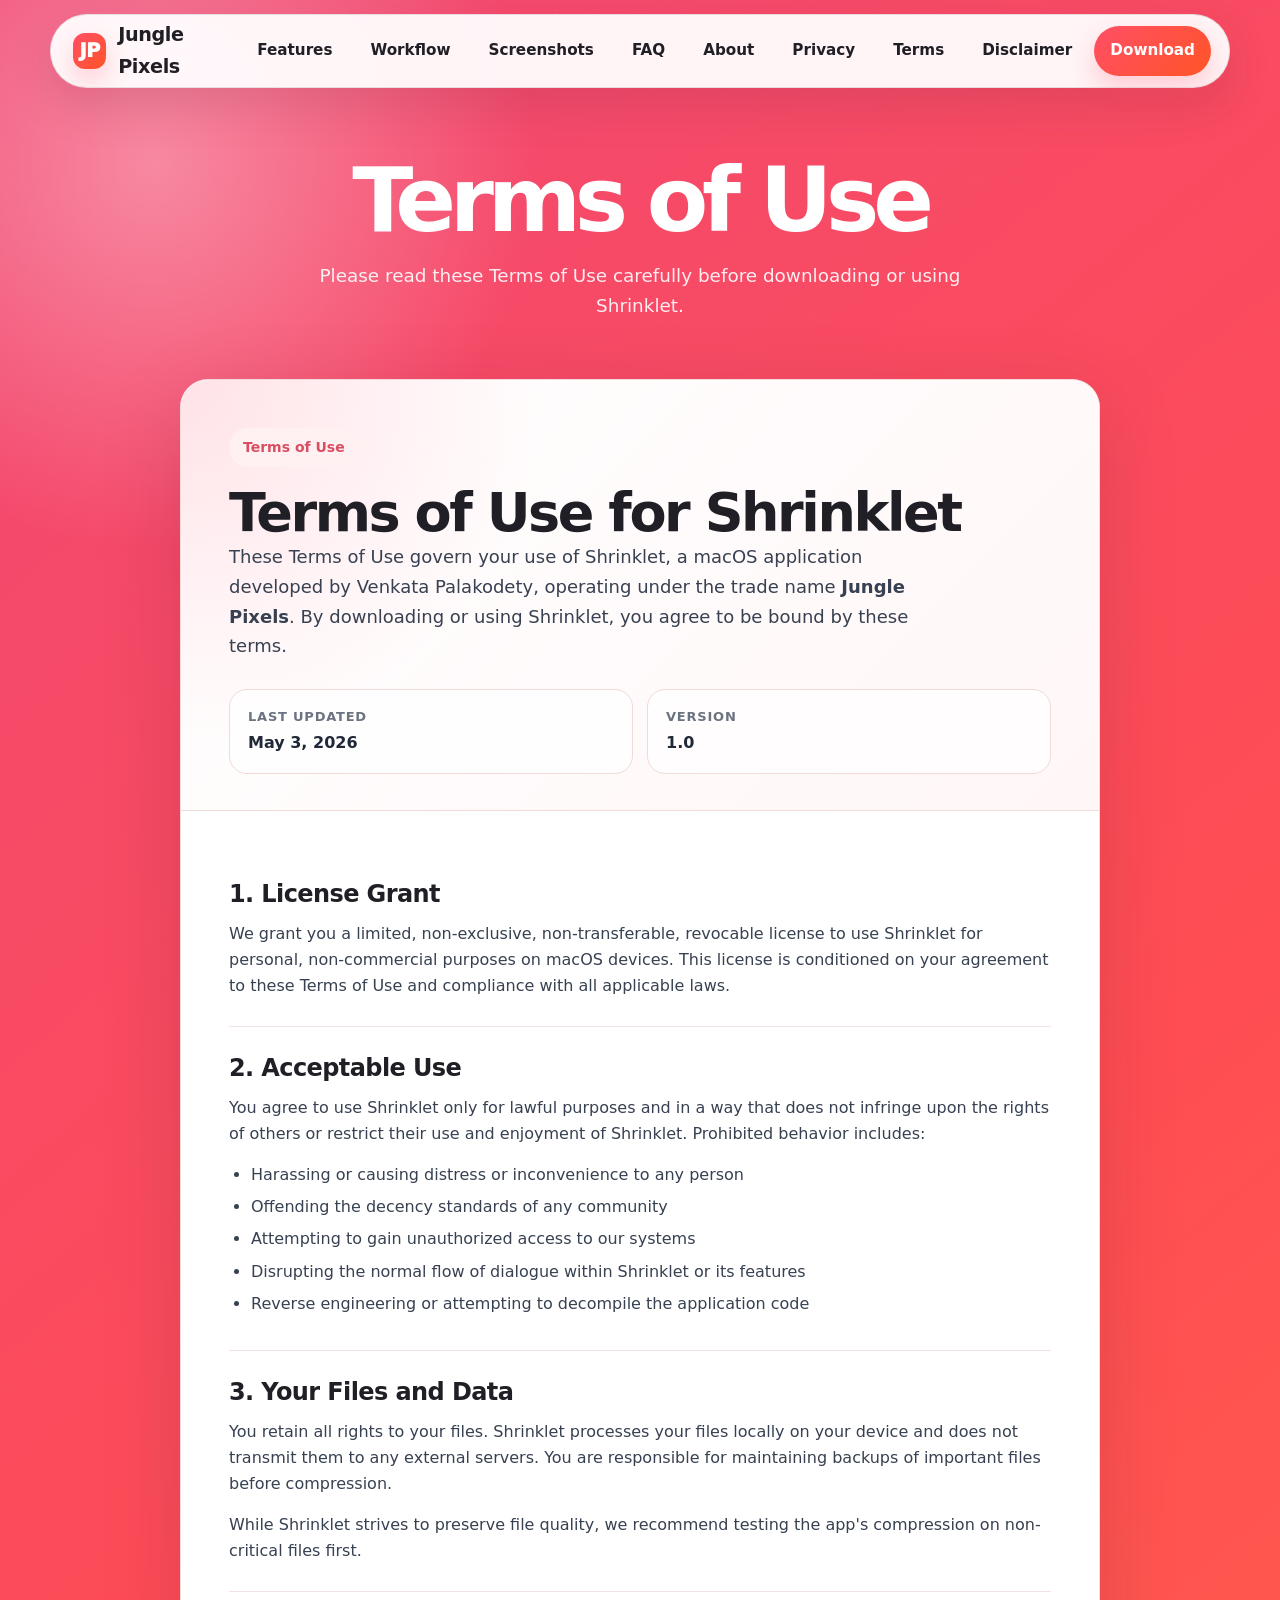
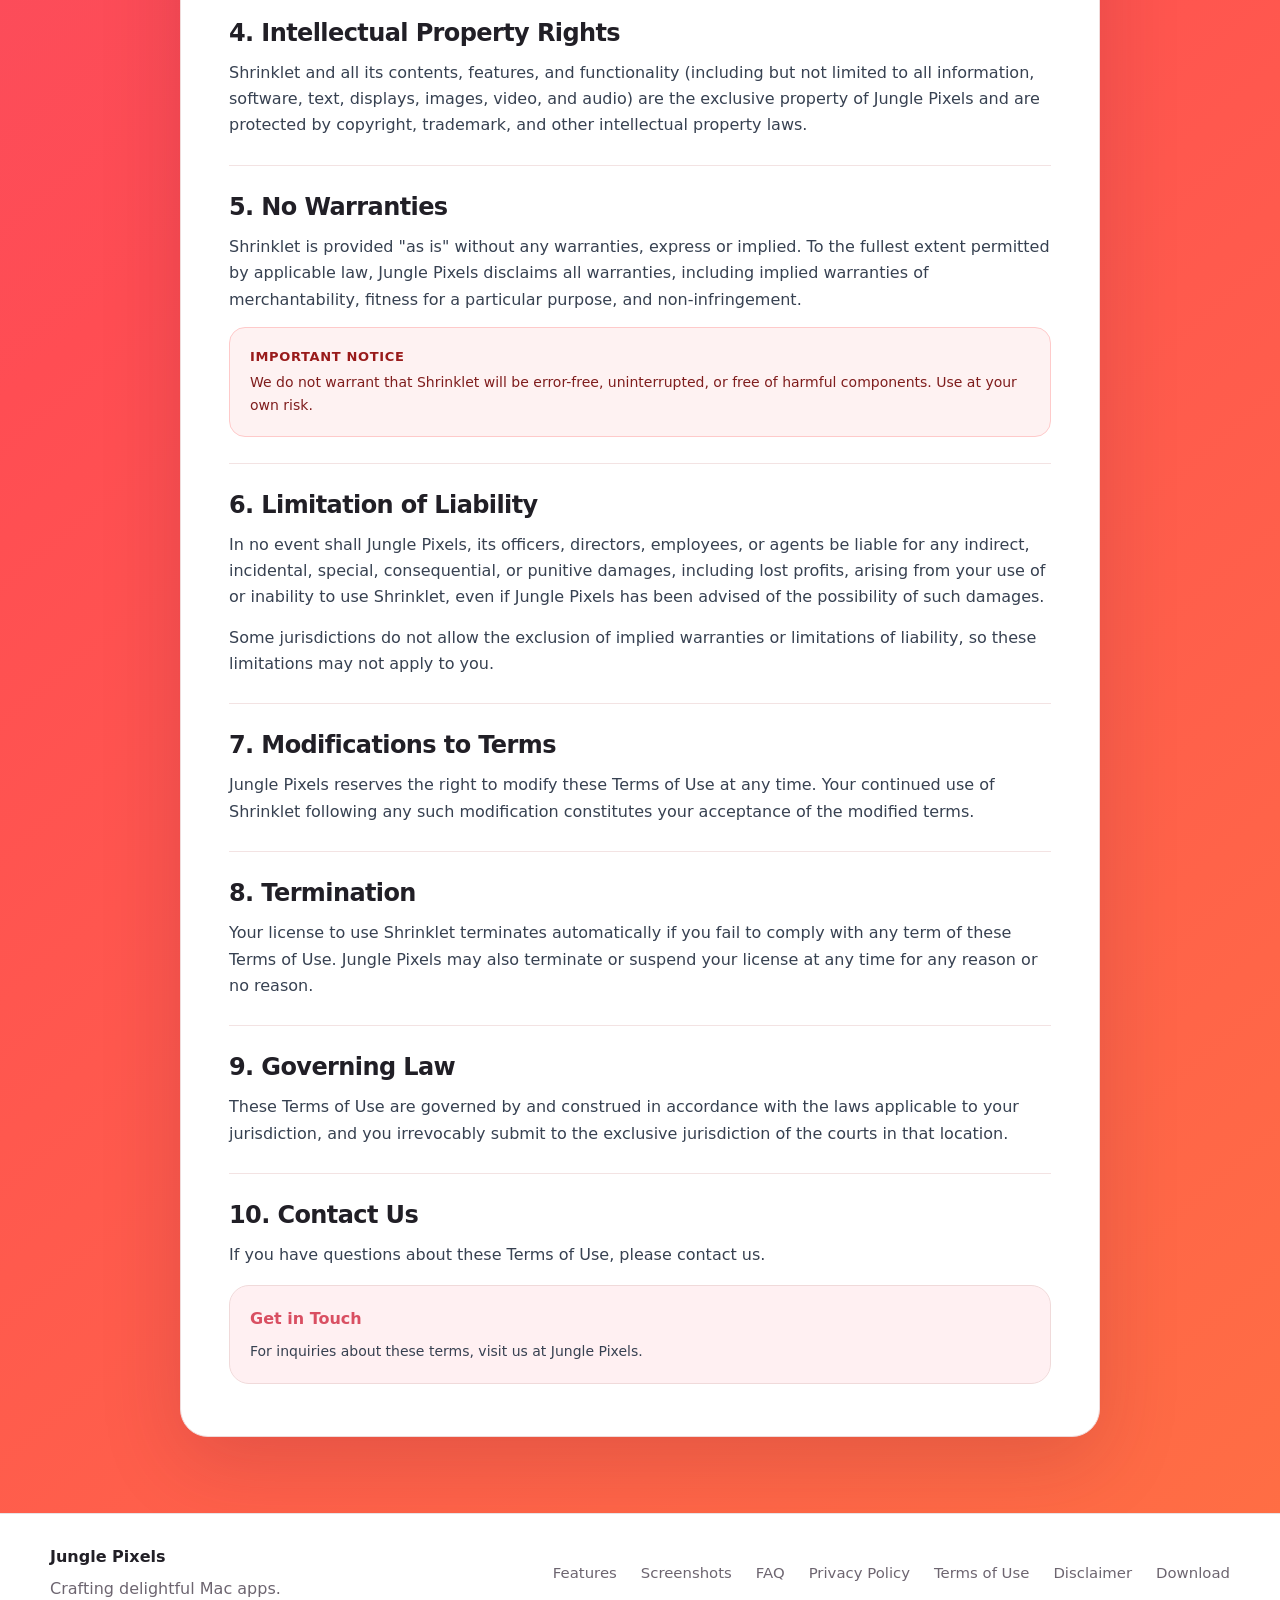
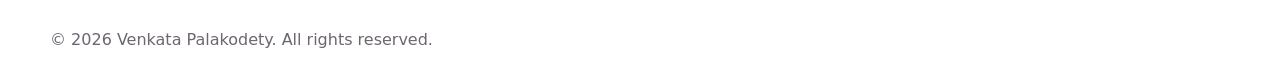
<file: terms-of-use.html>
<!DOCTYPE html>
<html lang="en">
<head>
  <meta charset="UTF-8" />
  <meta name="viewport" content="width=device-width, initial-scale=1.0" />
  <title>Terms of Use — Shrinklet</title>
  <meta name="description" content="Terms of Use for Shrinklet by Jungle Pixels." />
  <meta name="theme-color" content="#ff4f66" />
  <style>
    :root {
      --coral: #ff4f66;
      --orange: #ff5427;
      --ink: #211f26;
      --muted: #68626f;
      --line: rgba(80, 45, 55, .13);
      --card: #ffffff;
      --border: #f0dada;
      --accent-dark: #d94f62;
      --soft: #fff0f2;
      --shadow: 0 24px 80px rgba(97, 24, 46, .18);
      --max: 1180px;
    }

    * { box-sizing: border-box; }
    html { scroll-behavior: smooth; }
    body {
      margin: 0;
      font-family: ui-sans-serif, system-ui, -apple-system, BlinkMacSystemFont, "SF Pro Display", "Segoe UI", Roboto, Helvetica, Arial, sans-serif;
      color: var(--ink);
      background:
        radial-gradient(circle at 12% 5%, rgba(255,255,255,.35), transparent 24rem),
        linear-gradient(140deg, #f14874 0%, #ff4d53 46%, #ff7043 100%);
      min-height: 100vh;
      overflow-x: hidden;
      line-height: 1.65;
    }
    body::before {
      content: "";
      position: fixed;
      inset: 0;
      pointer-events: none;
      background-image:
        radial-gradient(circle at 24% 22%, rgba(255,255,255,.20), transparent 1px),
        radial-gradient(circle at 70% 16%, rgba(255,255,255,.18), transparent 1px);
      background-size: 42px 42px, 64px 64px;
      mask-image: linear-gradient(to bottom, black, transparent 48%);
      opacity: .55;
      z-index: -1;
    }

    a { color: inherit; text-decoration: none; }
    .container { width: min(var(--max), calc(100% - 40px)); margin: 0 auto; }
    .glass {
      background: rgba(255, 255, 255, .17);
      border: 1px solid rgba(255, 255, 255, .22);
      box-shadow: 0 18px 70px rgba(128, 32, 45, .18);
      backdrop-filter: blur(18px);
    }

    .nav { position: sticky; top: 14px; z-index: 100; margin-top: 14px; }
    .nav, .nav-inner, .nav-links a, .brand {
      transition: background .28s ease, color .28s ease, box-shadow .28s ease, border-color .28s ease, transform .28s ease;
    }
    .nav-inner {
      height: 74px;
      border-radius: 999px;
      display: flex;
      align-items: center;
      justify-content: space-between;
      padding: 0 18px 0 22px;
      color: #fff;
    }
    .nav.scrolled .nav-inner,
    .nav.privacy-nav .nav-inner {
      color: var(--ink);
      background: rgba(255, 255, 255, .94);
      border-color: rgba(80, 45, 55, .12);
      box-shadow: 0 18px 45px rgba(91, 40, 55, .14);
    }
    .brand {
      display: flex;
      align-items: center;
      gap: 12px;
      font-weight: 850;
      letter-spacing: -.02em;
      font-size: 1.2rem;
    }
    .nav-links { display: flex; align-items: center; gap: 6px; font-size: .95rem; font-weight: 760; }
    .nav-links a { padding: 12px 16px; border-radius: 999px; }
    .nav-links a:hover { background: rgba(255, 79, 102, .10); color: #f43f5e; transform: translateY(-1px); }
    .nav-cta {
      color: #fff;
      background: linear-gradient(135deg, var(--coral), var(--orange));
      box-shadow: 0 12px 24px rgba(255, 79, 102, .24);
    }

    .privacy-hero { color: #fff; padding: 72px 0 34px; text-align: center; }
    .privacy-hero h1 {
      margin: 0;
      font-size: clamp(3rem, 7vw, 6rem);
      line-height: .9;
      letter-spacing: -.07em;
    }
    .privacy-hero p {
      margin: 20px auto 0;
      max-width: 720px;
      color: rgba(255,255,255,.90);
      font-size: 1.15rem;
    }

    .page { width: min(920px, calc(100% - 32px)); margin: 0 auto; padding: 24px 0 76px; }
    .policy-card {
      background: var(--card);
      border: 1px solid var(--border);
      border-radius: 28px;
      box-shadow: var(--shadow);
      overflow: hidden;
    }
    .policy-header {
      padding: 48px 48px 36px;
      background: radial-gradient(circle at top left, #ffe2e7, transparent 36%), linear-gradient(135deg, #fff 0%, #fff6f7 100%);
      border-bottom: 1px solid var(--border);
    }
    .badge {
      display: inline-flex;
      align-items: center;
      gap: 8px;
      padding: 8px 14px;
      border-radius: 999px;
      background: var(--soft);
      color: var(--accent-dark);
      font-weight: 700;
      font-size: 14px;
      margin-bottom: 18px;
    }
    .policy-card h1 { margin: 0; font-size: clamp(34px, 5vw, 54px); line-height: 1.05; letter-spacing: -0.045em; }
    .intro { margin: 20px 0 0; max-width: 720px; color: #6b7280; font-size: 18px; }
    .meta { display: grid; grid-template-columns: repeat(2, minmax(0, 1fr)); gap: 14px; margin-top: 28px; }
    .meta-item { padding: 16px 18px; border: 1px solid var(--border); border-radius: 18px; background: rgba(255, 255, 255, 0.78); }
    .meta-label { display: block; color: #6b7280; font-size: 13px; font-weight: 700; text-transform: uppercase; letter-spacing: 0.06em; margin-bottom: 3px; }
    .meta-value { font-weight: 700; color: #1f2937; word-break: break-word; }
    .policy-card main { padding: 42px 48px 52px; }
    .policy-card section { padding: 26px 0; border-bottom: 1px solid #f3e3e3; }
    .policy-card section:last-child { border-bottom: 0; padding-bottom: 0; }
    .policy-card h2 { margin: 0 0 12px; font-size: 24px; line-height: 1.25; letter-spacing: -0.025em; }
    .policy-card p { margin: 0 0 14px; color: #374151; }
    .policy-card p:last-child { margin-bottom: 0; }
    .policy-card ul { margin: 12px 0 0; padding-left: 22px; color: #374151; }
    .policy-card li { margin: 6px 0; }
    .policy-card a { color: var(--accent-dark); font-weight: 700; }
    .policy-card a:hover { text-decoration: underline; }
    .contact-box { margin-top: 16px; padding: 20px; border-radius: 20px; background: var(--soft); border: 1px solid var(--border); }
    .disclaimer-box {
      margin: 14px 0 0;
      padding: 18px 20px;
      border-radius: 16px;
      background: #fff7ed;
      border: 1px solid #fed7aa;
      color: #7c2d12;
      font-size: 14px;
      line-height: 1.65;
    }
    .disclaimer-box strong { color: #92400e; display: block; margin-bottom: 4px; font-size: 13px; text-transform: uppercase; letter-spacing: 0.05em; }
    .important-box {
      margin: 14px 0 0;
      padding: 18px 20px;
      border-radius: 16px;
      background: #fef2f2;
      border: 1px solid #fecaca;
      color: #7f1d1d;
      font-size: 14px;
      line-height: 1.65;
    }
    .important-box strong { color: #991b1b; display: block; margin-bottom: 4px; font-size: 13px; text-transform: uppercase; letter-spacing: 0.05em; }
    .policy-card .caps { font-size: 13px; line-height: 1.65; color: #374151; }

    footer.site-footer { background:#fff; border-top:1px solid var(--line); padding:30px 0; }
    .footer-row { display:flex; align-items:center; justify-content:space-between; gap:24px; color:#6d6570; flex-wrap:wrap; }
    .footer-brand { display:flex; align-items:center; gap:12px; color:var(--ink); font-weight:900; }
    .footer-links { display:flex; gap:24px; font-size:.93rem; flex-wrap:wrap; }
    .footer-links a:hover { color:#f43f5e; }

    @media (max-width: 720px) {
      .container { width: min(100% - 28px, var(--max)); }
      .nav { top: 8px; margin-top: 8px; }
      .nav-inner { height: auto; border-radius: 26px; padding: 12px; align-items: flex-start; gap: 10px; flex-direction: column; }
      .nav-links { width: 100%; flex-wrap: wrap; gap: 6px; font-size: 0.88rem; }
      .nav-links a { padding: 10px 12px; }
      .privacy-hero { padding: 50px 0 24px; text-align: left; }
      .page { width: min(100% - 20px, 920px); padding: 20px 0 58px; }
      .policy-header, .policy-card main { padding-left: 24px; padding-right: 24px; }
      .policy-header { padding-top: 34px; }
      .meta { grid-template-columns: 1fr; }
      .policy-card main { padding-top: 24px; }
      .footer-row { align-items:flex-start; flex-direction:column; }
    }
    .mark{
      width:36px;height:36px;border-radius:12px;background:linear-gradient(135deg,var(--coral),var(--orange));
      display:grid;place-items:center;color:#fff;font-weight:950;box-shadow:0 12px 24px rgba(255,79,102,.24);
    }
  </style>
</head>
<body>
  <header class="nav privacy-nav container">
    <div class="nav-inner glass">
      <a class="brand" href="/index.html" aria-label="Jungle Pixels home">
        <span class="mark">JP</span><span>Jungle Pixels</span>
      </a>
      <nav class="nav-links" aria-label="Primary navigation">
        <a href="/index.html#features">Features</a>
        <a href="/index.html#workflow">Workflow</a>
        <a href="/index.html#screenshots">Screenshots</a>
        <a href="/index.html#faq">FAQ</a>
        <a href="/about.html">About</a>
        <a href="/privacy.html">Privacy</a>
        <a href="/terms-of-use.html">Terms</a>
        <a href="/disclaimer.html">Disclaimer</a>
        <a class="nav-cta" href="/index.html#download">Download</a>
      </nav>
    </div>
  </header>

  <section class="privacy-hero">
    <div class="container">
      <h1>Terms of Use</h1>
      <p>Please read these Terms of Use carefully before downloading or using Shrinklet.</p>
    </div>
  </section>

  <div class="page">
    <article class="policy-card">

      <header class="policy-header">
        <div class="badge">Terms of Use</div>
        <h1>Terms of Use for Shrinklet</h1>
        <p class="intro">
          These Terms of Use govern your use of Shrinklet, a macOS application developed by Venkata Palakodety, operating under the trade name <strong>Jungle Pixels</strong>. By downloading or using Shrinklet, you agree to be bound by these terms.
        </p>
        <div class="meta">
          <div class="meta-item">
            <span class="meta-label">Last Updated</span>
            <span class="meta-value">May 3, 2026</span>
          </div>
          <div class="meta-item">
            <span class="meta-label">Version</span>
            <span class="meta-value">1.0</span>
          </div>
        </div>
      </header>

      <main>
        <section>
          <h2>1. License Grant</h2>
          <p>We grant you a limited, non-exclusive, non-transferable, revocable license to use Shrinklet for personal, non-commercial purposes on macOS devices. This license is conditioned on your agreement to these Terms of Use and compliance with all applicable laws.</p>
        </section>

        <section>
          <h2>2. Acceptable Use</h2>
          <p>You agree to use Shrinklet only for lawful purposes and in a way that does not infringe upon the rights of others or restrict their use and enjoyment of Shrinklet. Prohibited behavior includes:</p>
          <ul>
            <li>Harassing or causing distress or inconvenience to any person</li>
            <li>Offending the decency standards of any community</li>
            <li>Attempting to gain unauthorized access to our systems</li>
            <li>Disrupting the normal flow of dialogue within Shrinklet or its features</li>
            <li>Reverse engineering or attempting to decompile the application code</li>
          </ul>
        </section>

        <section>
          <h2>3. Your Files and Data</h2>
          <p>You retain all rights to your files. Shrinklet processes your files locally on your device and does not transmit them to any external servers. You are responsible for maintaining backups of important files before compression.</p>
          <p>While Shrinklet strives to preserve file quality, we recommend testing the app's compression on non-critical files first.</p>
        </section>

        <section>
          <h2>4. Intellectual Property Rights</h2>
          <p>Shrinklet and all its contents, features, and functionality (including but not limited to all information, software, text, displays, images, video, and audio) are the exclusive property of Jungle Pixels and are protected by copyright, trademark, and other intellectual property laws.</p>
        </section>

        <section>
          <h2>5. No Warranties</h2>
          <p>Shrinklet is provided "as is" without any warranties, express or implied. To the fullest extent permitted by applicable law, Jungle Pixels disclaims all warranties, including implied warranties of merchantability, fitness for a particular purpose, and non-infringement.</p>
          <div class="important-box">
            <strong>Important Notice</strong>
            We do not warrant that Shrinklet will be error-free, uninterrupted, or free of harmful components. Use at your own risk.
          </div>
        </section>

        <section>
          <h2>6. Limitation of Liability</h2>
          <p>In no event shall Jungle Pixels, its officers, directors, employees, or agents be liable for any indirect, incidental, special, consequential, or punitive damages, including lost profits, arising from your use of or inability to use Shrinklet, even if Jungle Pixels has been advised of the possibility of such damages.</p>
          <p>Some jurisdictions do not allow the exclusion of implied warranties or limitations of liability, so these limitations may not apply to you.</p>
        </section>

        <section>
          <h2>7. Modifications to Terms</h2>
          <p>Jungle Pixels reserves the right to modify these Terms of Use at any time. Your continued use of Shrinklet following any such modification constitutes your acceptance of the modified terms.</p>
        </section>

        <section>
          <h2>8. Termination</h2>
          <p>Your license to use Shrinklet terminates automatically if you fail to comply with any term of these Terms of Use. Jungle Pixels may also terminate or suspend your license at any time for any reason or no reason.</p>
        </section>

        <section>
          <h2>9. Governing Law</h2>
          <p>These Terms of Use are governed by and construed in accordance with the laws applicable to your jurisdiction, and you irrevocably submit to the exclusive jurisdiction of the courts in that location.</p>
        </section>

        <section>
          <h2>10. Contact Us</h2>
          <p>If you have questions about these Terms of Use, please contact us.</p>
          <div class="contact-box">
            <strong style="color: #d94f62;">Get in Touch</strong>
            <p style="margin: 8px 0 0; font-size: 14px;">For inquiries about these terms, visit us at Jungle Pixels.</p>
          </div>
        </section>
      </main>

    </article>
  </div>

  <footer class="site-footer">
    <div class="container footer-row">
      <div>
        <div class="footer-brand"><span>Jungle Pixels</span></div>
        <div style="margin-top:6px">Crafting delightful Mac apps.</div>
      </div>
      <nav class="footer-links" aria-label="Footer navigation">
        <a href="/index.html#features">Features</a>
        <a href="/index.html#screenshots">Screenshots</a>
        <a href="/index.html#faq">FAQ</a>
        <a href="/privacy.html">Privacy Policy</a>
        <a href="/terms-of-use.html">Terms of Use</a>
        <a href="/disclaimer.html">Disclaimer</a>
        <a href="/index.html#download">Download</a>
      </nav>
      <div>© 2026 Venkata Palakodety. All rights reserved.</div>
    </div>
  </footer>

  <script>
    const siteHeader = document.querySelector('.nav');
    const updateHeaderState = () => {
      if (!siteHeader) return;
      siteHeader.classList.toggle('scrolled', window.scrollY > 48);
    };
    updateHeaderState();
    window.addEventListener('scroll', updateHeaderState, { passive: true });
  </script>
</body>
</html>
</file>
